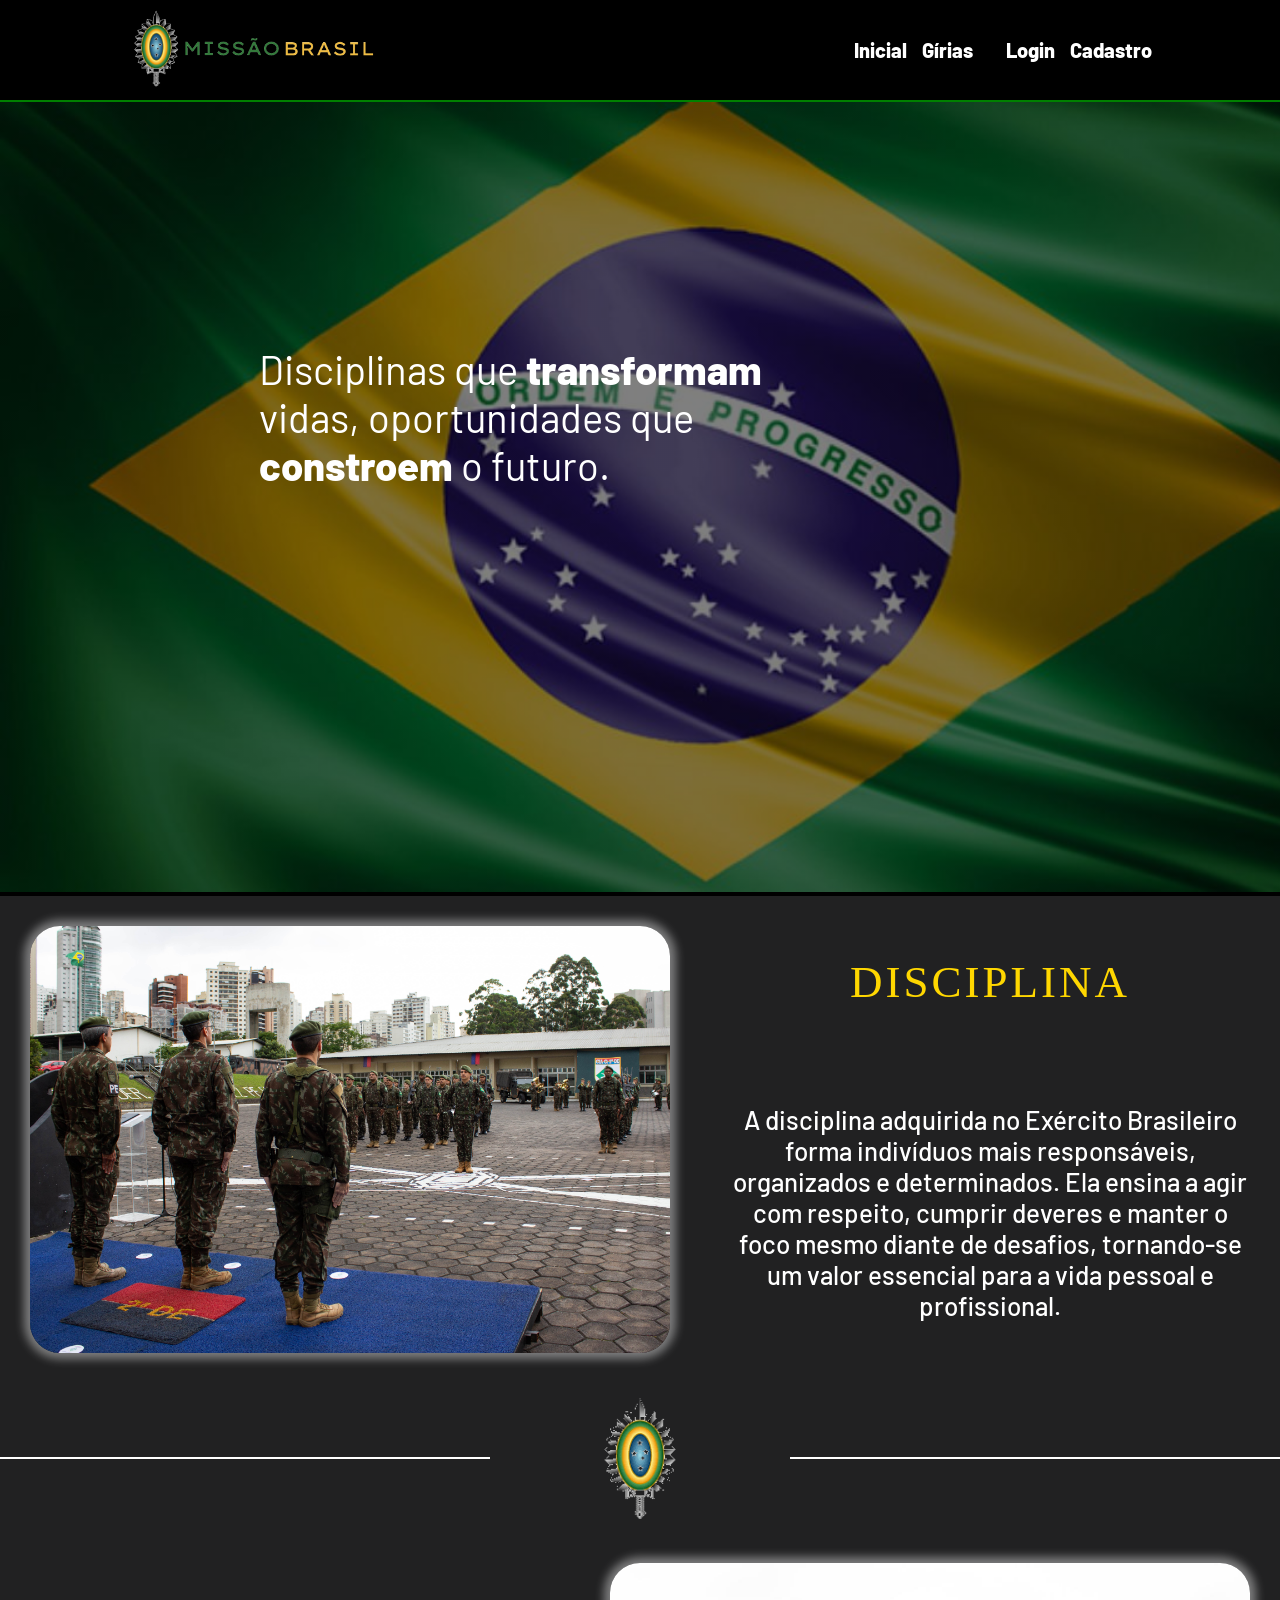
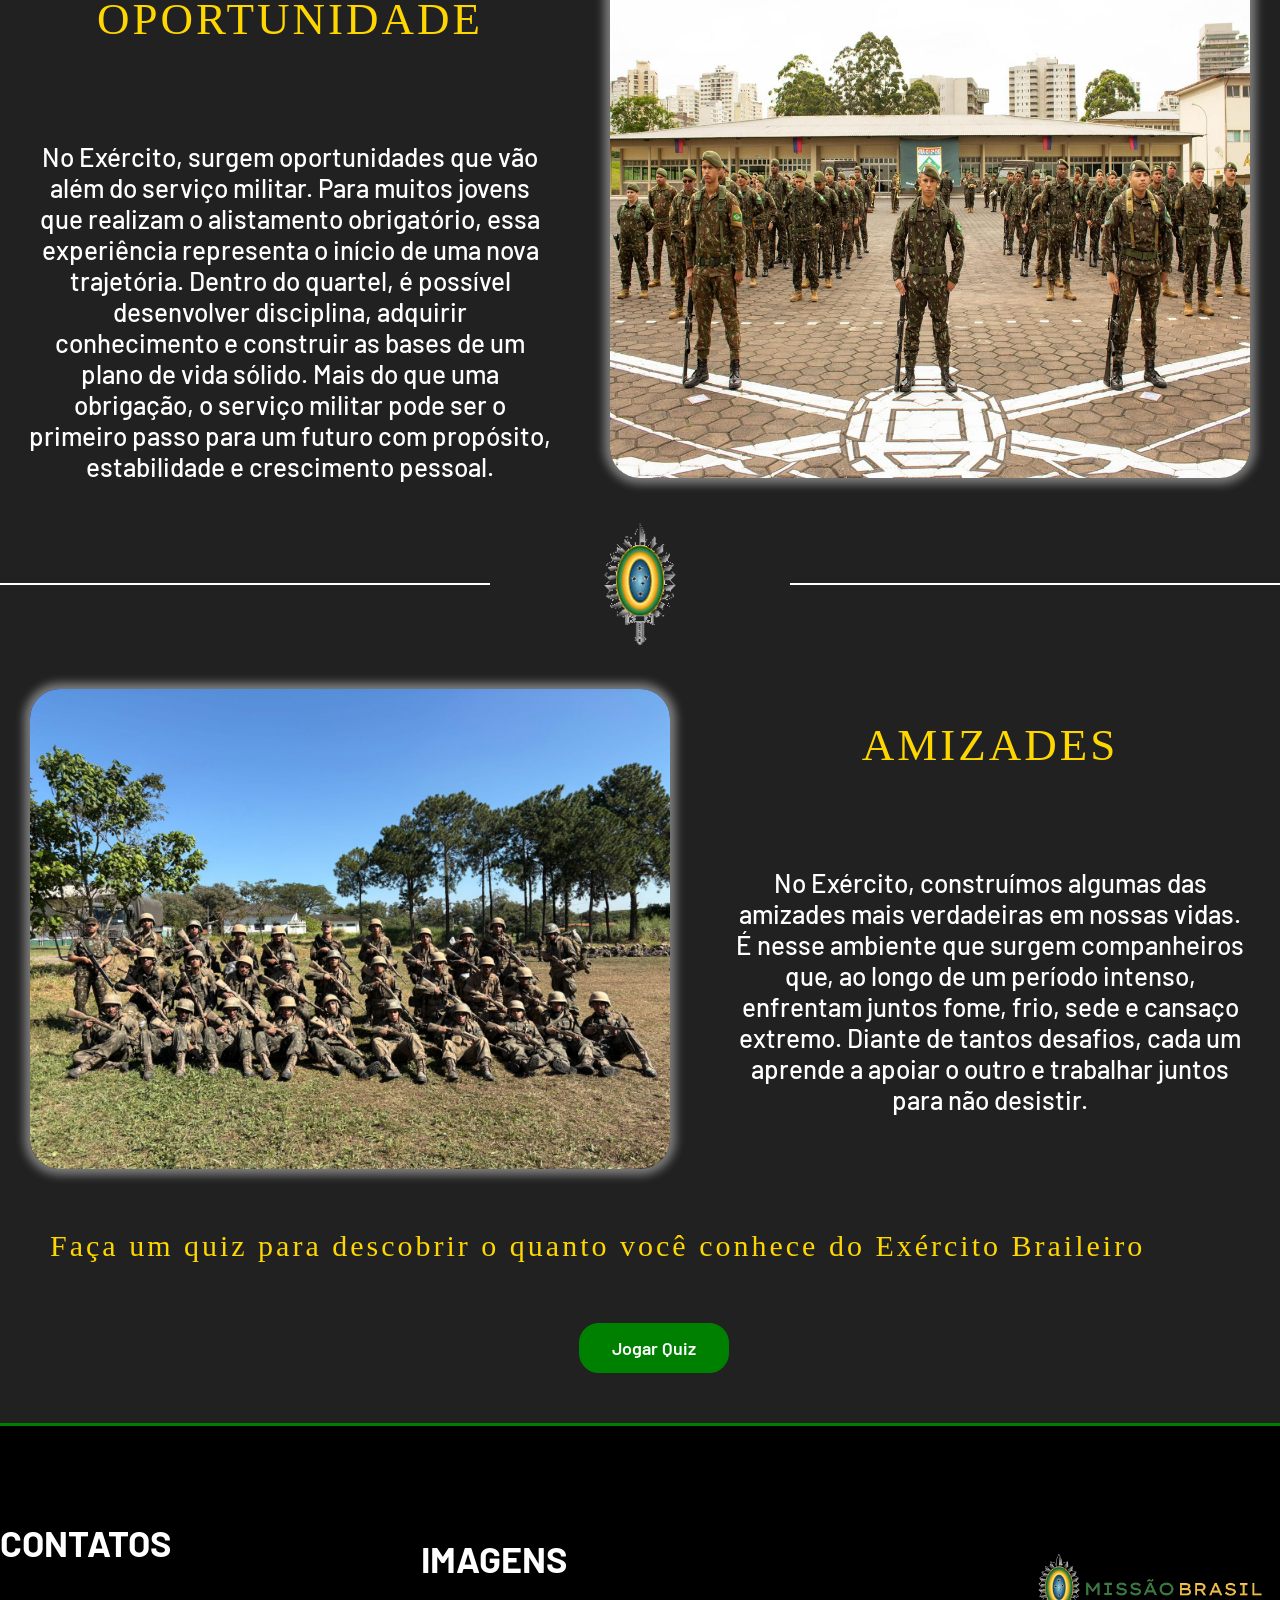
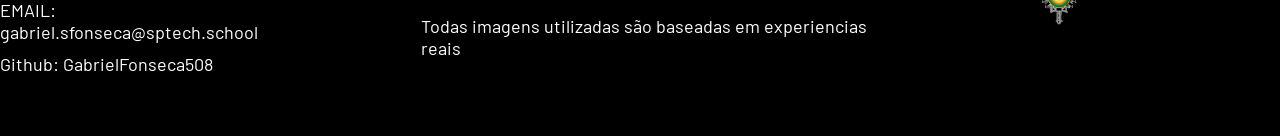
<file: public/index.html>
<!doctype html>
<html lang="en">
  <head>
    <meta charset="UTF-8" />
    <meta http-equiv="X-UA-Compatible" content="IE=edge" />
    <meta name="viewport" content="width=device-width, initial-scale=1.0" />

    <title>Missão Brasil | Página Inicial</title>

    <script src="./js/sessao.js"></script>

    <link rel="stylesheet" href="./css/estilo.css" />
    <link rel="icon" href="./assets/Images/LogoExercito.png" />
    <link rel="preconnect" href="https://fonts.gstatic.com" />
  </head>

  <body>
    <div class="header">
      <div class="container">
        <a href="index.html" class="image">
          <img src="assets/Images/Logo_MissaoBrasil.png" />
        </a>
        <ul class="navbar">
          <li class="agora">
            <a href="#">Inicial</a>
          </li>
          <li>
            <a href="girias.html">Gírias</a>
          </li>
          <li>|</li>
          <li>
            <a href="login.html">Login</a>
          </li>
          <li>
            <a href="cadastro.html">Cadastro</a>
          </li>
        </ul>
      </div>
    </div>

    <div class="banner">
      <div class="container">
        <p>
          Disciplinas que <span>transformam</span> vidas, oportunidades que
          <span>constroem </span>o futuro.
        </p>
      </div>
    </div>

    <div class="box">
      <img src="./assets/Images/disciplina.jpg" />

      <div class="home-titulo">
        <h1>DISCIPLINA</h1>
        <p>
          A disciplina adquirida no Exército Brasileiro forma indivíduos mais
          responsáveis, organizados e determinados. Ela ensina a agir com
          respeito, cumprir deveres e manter o foco mesmo diante de desafios,
          tornando-se um valor essencial para a vida pessoal e profissional.
        </p>
      </div>
    </div>

    <div class="divisao">
      <div class="linha"></div>
      <img src="./assets/Images/LogoExercito.png" />
      <div class="linha"></div>
    </div>

    <div class="box">
      <div class="home-titulo">
        <h1>OPORTUNIDADE</h1>
        <p>
          No Exército, surgem oportunidades que vão além do serviço militar.
          Para muitos jovens que realizam o alistamento obrigatório, essa
          experiência representa o início de uma nova trajetória. Dentro do
          quartel, é possível desenvolver disciplina, adquirir conhecimento e
          construir as bases de um plano de vida sólido. Mais do que uma
          obrigação, o serviço militar pode ser o primeiro passo para um futuro
          com propósito, estabilidade e crescimento pessoal.
        </p>
      </div>
      <img src="./assets/Images/Oportunidade.jpeg" />
    </div>

    <div class="divisao">
      <div class="linha"></div>
      <img src="./assets/Images/LogoExercito.png" />
      <div class="linha"></div>
    </div>

    <div class="box">
      <img src="./assets/Images/Amizades.png" />

      <div class="home-titulo">
        <h1>AMIZADES</h1>
        <p>
          No Exército, construímos algumas das amizades mais verdadeiras em
          nossas vidas. É nesse ambiente que surgem companheiros que, ao longo
          de um período intenso, enfrentam juntos fome, frio, sede e cansaço
          extremo. Diante de tantos desafios, cada um aprende a apoiar o outro e
          trabalhar juntos para não desistir.
        </p>
      </div>
    </div>

     <div class="botao-home-jogar">
       <main>Faça um quiz para descobrir o quanto você conhece do Exército Braileiro</main> 
     <div class="botao-jogar" >
        <button class="botao" onclick="redirecionar()">Jogar Quiz</button>
        </div>
      </div>
    </div>

    <footer>
      <div class="footer_box">
        <div class="footer_content">
          <div class="midias">
            <h1>CONTATOS</h1>
            <span>EMAIL: gabriel.sfonseca@sptech.school</span>

            <span>Github: GabrielFonseca508</span>
          </div>
          <div class="servicosF">
            <h1>IMAGENS</h1>
            <span
              >Todas imagens utilizadas são baseadas em experiencias reais</span
            >
          </div>
          <div class="recebaNovidades">
            <img src="assets/Images/Logo_MissaoBrasil.png" alt="" />
          </div>
        </div>
      </div>
    </footer>
  </body>
</html>
<script>
  function redirecionar(){
    window.location.href  = 'login.html'
  }
</script>
</file>
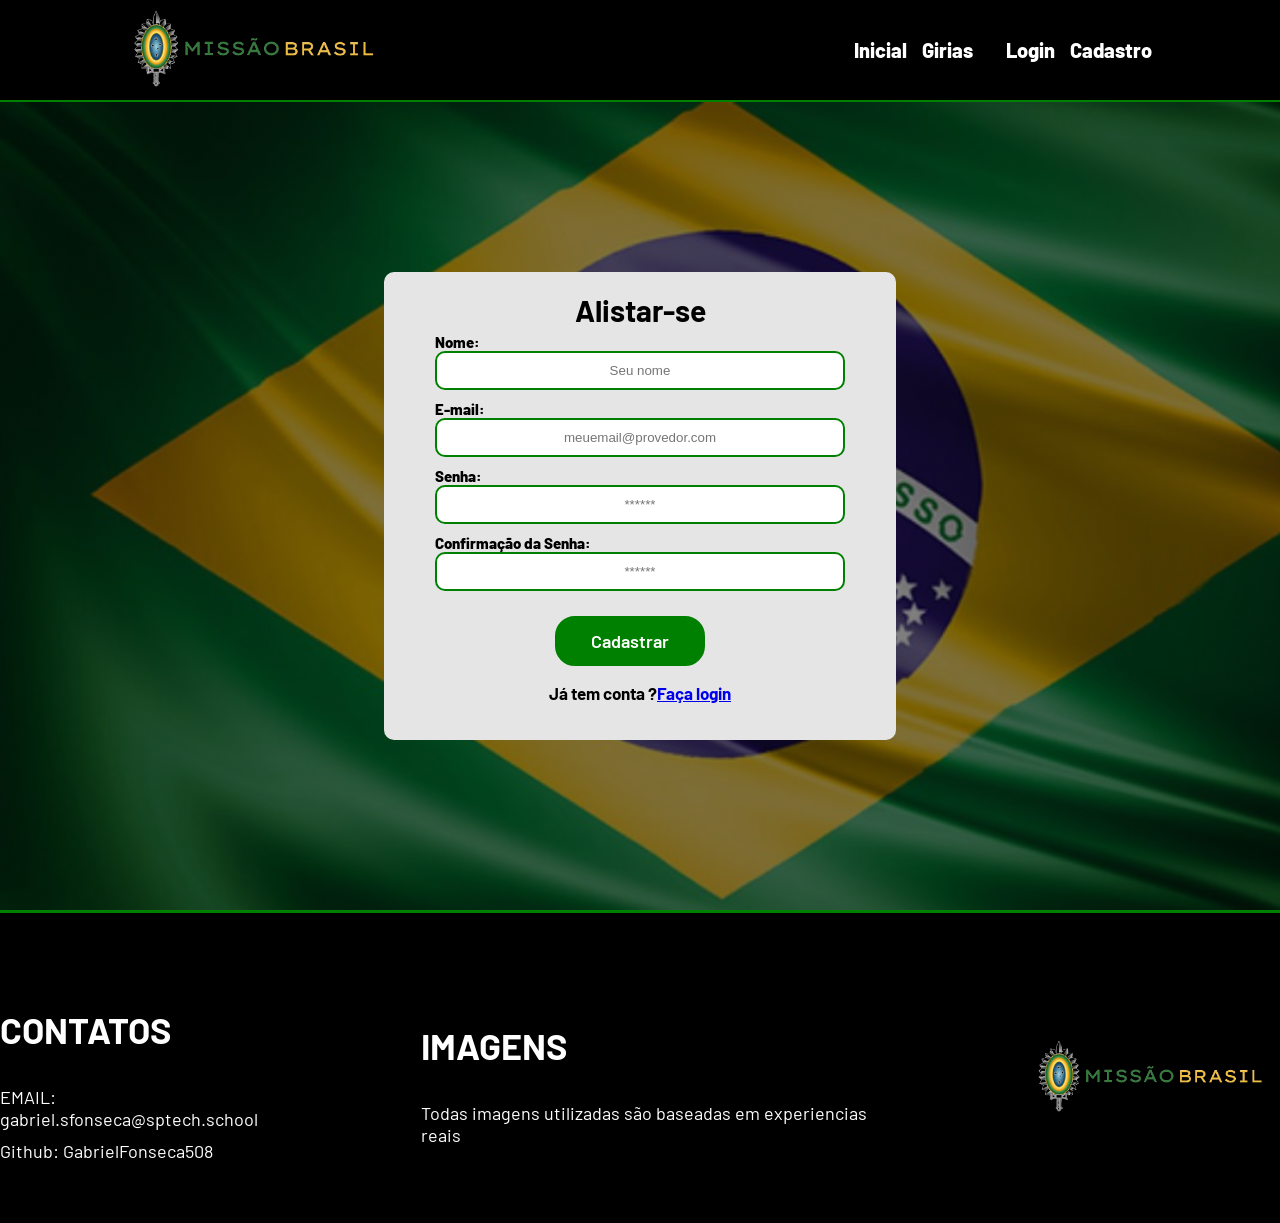
<file: public/cadastro.html>
<!doctype html>
<html lang="pt-br">
  <head>
    <meta charset="UTF-8" />
    <meta http-equiv="X-UA-Compatible" content="IE=edge" />
    <meta name="viewport" content="width=device-width, initial-scale=1.0" />

    <title>Missão Brasil | Página Inicial</title>

    <script src="./js/sessao.js"></script>

    <link rel="stylesheet" href="./css/estilo.css" />
    <link rel="icon" href="./assets/Images/Logo_MissaoBrasil.png" />
    <link rel="preconnect" href="https://fonts.gstatic.com" />
  </head>

  <body>
    <!--header inicio-->
    <div class="header">
      <div class="container">
        <span class="image">
          <img src="assets/Images/Logo_MissaoBrasil.png" />
        </span>
        <ul class="navbar">
          <li>
            <a href="index.html">Inicial</a>
          </li>
          <li>
            <a href="girias.html">Girias</a>
          </li>
          <li>|</li>
          <li>
            <a href="login.html">Login</a>
          </li>
          <li class="agora">
            <a href="#">Cadastro</a>
          </li>
        </ul>
      </div>
    </div>
    <!--header fim-->

    <div class="login">
      <div class="alerta_erro">
        <div class="card_erro" id="cardErro">
          <span id="mensagem_erro"></span>
        </div>
      </div>
      <div class="container">
        <div class="card card-cadastro">
          <h2>Alistar-se</h2>
          <div class="formulario">
            <!--
                         Para inserir mais um campo, copie uma das inputs abaixo.
                         Assim que inserir vá para o script abaixo.
                     -->

            <div class="campo">
              <span>Nome:</span>
              <input id="nome_input" type="text" placeholder="Seu nome" />
            </div>
            <div class="campo">
              <span>E-mail:</span>
              <input
                id="email_input"
                type="text"
                placeholder="meuemail@provedor.com"
              />
            </div>
            <div class="campo">
              <span>Senha:</span>
              <input id="senha_input" type="password" placeholder="******" />
            </div>
            <div class="campo">
              <span>Confirmação da Senha:</span>
              <input
                id="confirmacao_senha_input"
                type="password"
                placeholder="******"
              />
            </div>
            <button class="botao" onclick="cadastrar()">Cadastrar</button>
            <p class="cad-log">Já tem conta ? <a href="login.html">Faça login</a></p>
          </div>
          <div id="div_aguardar" class="loading-div">
            <img src="./assets/circle-loading.gif" id="loading-gif" />
          </div>

          <div id="div_erros_login"></div>
        </div>
      </div>
    </div>

    <!--footer inicio-->
    <footer>
      <div class="footer_box">
        <div class="footer_content">
          <div class="midias">
            <h1>CONTATOS</h1>
            <span>EMAIL: gabriel.sfonseca@sptech.school</span>

            <span>Github: GabrielFonseca508</span>
          </div>
          <div class="servicosF">
            <h1>IMAGENS</h1>
            <span
              >Todas imagens utilizadas são baseadas em experiencias reais</span
            >
          </div>
          <div class="recebaNovidades">
            <img src="assets/Images/Logo_MissaoBrasil.png" alt="" />
          </div>
        </div>
      </div>
    </footer>
    <!--footer fim-->
  </body>
</html>

<script>
  // Array para armazenar empresas cadastradas para validação de código de ativação

  function cadastrar() {
    // aguardar();

    //Recupere o valor da nova input pelo nome do id
    // Agora vá para o método fetch logo abaixo
    var nomeVar = nome_input.value;
    var emailVar = email_input.value;
    var senhaVar = senha_input.value;
    var confirmacaoSenhaVar = confirmacao_senha_input.value;

    // Verificando se há algum campo em branco

    let verificacao = [
      "0",
      "1",
      "2",
      "3",
      "4",
      "5",
      "6",
      "7",
      "8",
      "9",
      "!",
      "@",
      "#",
      "$",
      "%",
      "^",
      "&",
      "*",
      "_",
      "+",
      "-",
      "=",
      "|",
      ":",
      ";",
      ",",
      ".",
      "?",
    ];
    let temverificacao = false;

    // campo vazio
    if (
      nomeVar == "" ||
      emailVar == "" ||
      senhaVar == "" ||
      confirmacaoSenhaVar == ""
    ) {
      cardErro.style.display = "block";
      mensagem_erro.innerHTML =
        "(Mensagem de erro: Preencha todos os campos em branco)";

      finalizarAguardar();
      return false;
    } else if (senhaVar != confirmacaoSenhaVar) {
      cardErro.style.display = "block";
      mensagem_erro.innerHTML = "(Mensagem de erro: As senhas não coincidem)";
      setTimeout(sumirMensagem, 5000);
      return false;
    }else if(!(emailVar.includes('@'))){
       cardErro.style.display = "block";
      mensagem_erro.innerHTML = "(Mensagem de erro: O email deve conter @)";
      return false
    }
    
    
    else if(senhaVar.length < 8){
       cardErro.style.display = "block";
      mensagem_erro.innerHTML = "(Mensagem de erro: A senha deve conter ao minimo 8 caracteres)";
setTimeout(sumirMensagem, 5000);
      return false;
    }

    // contem caractere
    for (let i = 0; i < verificacao.length; i++) {
      if (senhaVar.includes(verificacao[i])) {
        temverificacao = true;
        break;
      }
    }

    if (temverificacao == true) {
      setInterval(sumirMensagem, 5000);
    } else {
      cardErro.style.display = "block";
      mensagem_erro.innerHTML =
        "(Mensagem de erro : Precisa inserir algum caracterer na senha)";
      finalizarAguardar();
      return false;
    }

    // Verificando se o código de ativação é de alguma empresa cadastrada

    // Enviando o valor da nova input
    fetch("/usuarios/cadastrar", {
      method: "POST",
      headers: {
        "Content-Type": "application/json",
      },
      body: JSON.stringify({
        // crie um atributo que recebe o valor recuperado aqui
        // Agora vá para o arquivo routes/usuario.js
        nomeServer: nomeVar,
        emailServer: emailVar,
        senhaServer: senhaVar,
      }),
    })
      .then(function (resposta) {
        console.log("resposta: ", resposta);

        if (resposta.ok) {
          cardErro.style.display = "block";

          mensagem_erro.innerHTML =
            "Cadastro realizado com sucesso! Redirecionando para tela de Login...";

          setTimeout(() => {
            window.location = "login.html";
          }, "2000");

          limparFormulario();
          finalizarAguardar();
        } else {
          throw "Houve um erro ao tentar realizar o cadastro!";
        }
      })
      .catch(function (resposta) {
        console.log(`#ERRO: ${resposta}`);
        finalizarAguardar();
      });

    return false;
  }

  // Listando empresas cadastradas

  function sumirMensagem() {
    cardErro.style.display = "none";
  }
</script>
</file>
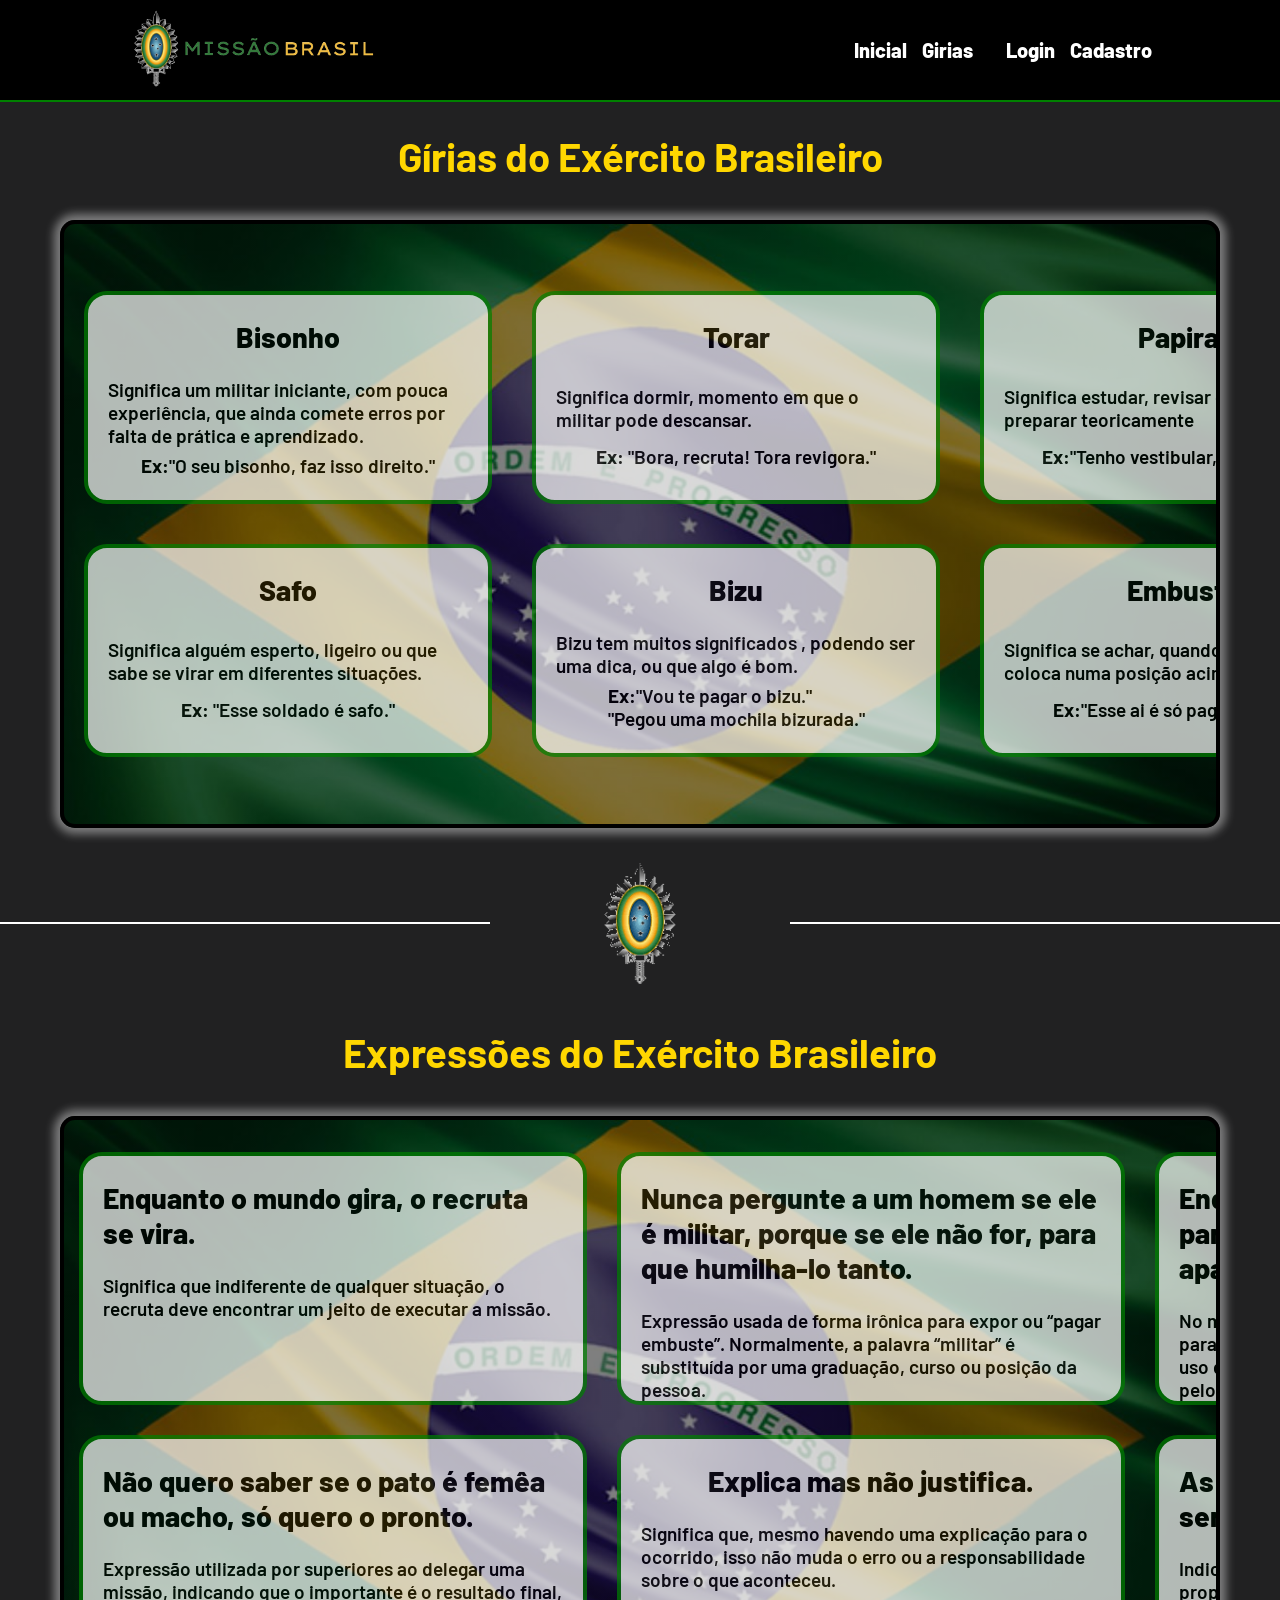
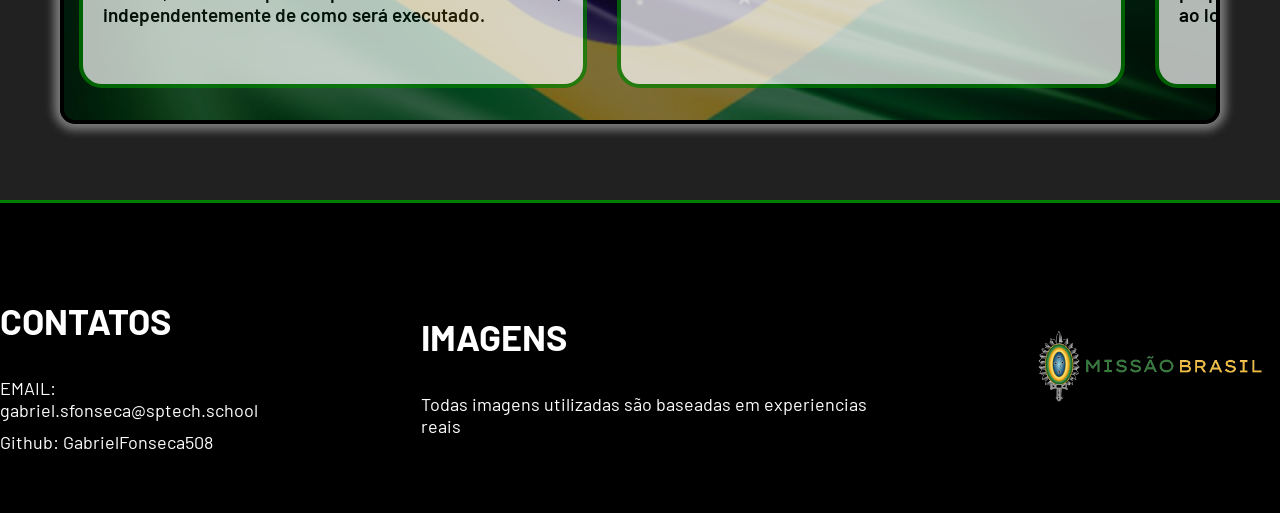
<file: public/girias.html>
<!doctype html>
<html lang="pt-br">
  <head>
    <meta charset="UTF-8" />
    <meta http-equiv="X-UA-Compatible" content="IE=edge" />
    <meta name="viewport" content="width=device-width, initial-scale=1.0" />

    <title>Missão Brasil | Página Inicial</title>

    <script src="./js/sessao.js"></script>

    <link rel="stylesheet" href="./css/estilo.css" />
    <link rel="icon" href="./assets/Images/LogoExercito.png" />
    <link rel="preconnect" href="https://fonts.gstatic.com" />
  </head>

  <body>
    <!--header inicio-->
    <div class="header">
      <div class="container">
        <span class="image">
          <img src="assets/Images/Logo_MissaoBrasil.png" />
        </span>
        <ul class="navbar">
          <li>
            <a href="./index.html">Inicial</a>
          </li>
          <li>
            <a class="agora" href="./girias.html">Girias</a>
          </li>
          <li>|</li>
          <li>
            <a href="./login.html">Login</a>
          </li>
          <li>
            <a href="./login.html">Cadastro</a>
          </li>
        </ul>
      </div>
    </div>

    <!-- simulador inicio -->
    <div class="titulo">
      <h1>Gírias do Exército Brasileiro</h1>
    </div>

    <div class="girias-boxes">
      <div class="container">
        <div class="texto-giria">
          <h2>Bisonho</h2>
          <p>
            Significa um militar iniciante, com pouca experiência, que ainda
            comete erros por falta de prática e aprendizado.
          </p>
          <span><b>Ex:</b>"O seu bisonho, faz isso direito."</span>
        </div>
      </div>

      <div class="container">
        <div class="texto-giria">
          <h2>Safo</h2>
          <p>
            Significa alguém esperto, ligeiro ou que sabe se virar em diferentes
            situações.
          </p>
          <span><b>Ex:</b> "Esse soldado é safo."</span>
        </div>
      </div>

      <div class="container">
        <div class="texto-giria">
          <h2>Torar</h2>
          <p>Significa dormir, momento em que o militar pode descansar.</p>
          <span><b>Ex:</b> "Bora, recruta! Tora revigora."</span>
        </div>
      </div>

      <div class="container">
        <div class="texto-giria">
          <h2>Bizu</h2>
          <p>
            Bizu tem muitos significados , podendo ser uma dica, ou que algo é
            bom.
          </p>
          <span
            ><b>Ex:</b>"Vou te pagar o bizu." <br />"Pegou uma mochila
            bizurada."</span
          >
        </div>
      </div>

      <div class="container">
        <div class="texto-giria">
          <h2>Papirar</h2>
          <p>Significa estudar, revisar conteúdo ou se preparar teoricamente</p>
          <span><b>Ex:</b>"Tenho vestibular, vou papirar."</span>
        </div>
      </div>

      <div class="container">
        <div class="texto-giria">
          <h2>Embuste</h2>
          <p>
            Significa se achar, quando o militar se coloca numa posição acima
          </p>
          <span><b>Ex:</b>"Esse ai é só paga embuste."</span>
        </div>
      </div>

      <div class="container">
        <div class="texto-giria">
          <h2>Baseado</h2>
          <p>
            Significa quando a pessoa não cumpre as regras, é desaforado e não
            segue o padrão militar.
          </p>
          <span><b>Ex:</b>"Esse ai é baseado ,cagou pro sargento."</span>
        </div>
      </div>

      <div class="container">
        <div class="texto-giria">
          <h2>Colado</h2>
          <p>
            Significa quando a pessoa quer se destacar seguindo as regras a
            risca, mas acaba não tendo o desempenho ideal.
          </p>
          <span><b>Ex:</b>"Esse cara é muito colado."</span>
        </div>
      </div>

      <div class="container">
        <div class="texto-giria">
          <h2>Mocorongo</h2>
          <p>
            Uma variação de bisonho, porém tem o intuito de dizer que a pessoa
            comete muitos erros.
          </p>
          <span><b>Ex:</b>"Acerta o passo ,mocorongo."</span>
        </div>
      </div>

      <div class="container">
        <div class="texto-giria">
          <h2>Cartear</h2>
          <p>
            Quando você inventa ou passa informações falsas como se fossem
            verdade.
          </p>
          <span><b>Ex:</b>"Para de cartear, acabei de te ver sentado."</span>
        </div>
      </div>
    </div>

    <div class="divisao">
      <div class="linha"></div>
      <img src="./assets/Images/LogoExercito.png" />
      <div class="linha"></div>
    </div>

    <div class="titulo">
      <h1>Expressões do Exército Brasileiro</h1>
    </div>

    <div class="expressao-boxes">
      <div class="container-expressao">
        <div class="texto-expressao">
          <h2>Enquanto o mundo gira, o recruta se vira.</h2>
          <p>
            Significa que indiferente de qualquer situação, o recruta deve
            encontrar um jeito de executar a missão.
          </p>
        </div>
      </div>

      <div class="container-expressao">
        <div class="texto-expressao">
          <h2>
            Não quero saber se o pato é femêa ou macho, só quero o pronto.
          </h2>
          <p>
            Expressão utilizada por superiores ao delegar uma missão, indicando
            que o importante é o resultado final, independentemente de como será
            executado.
          </p>
        </div>
      </div>

      <div class="container-expressao">
        <div class="texto-expressao">
          <h2>
            Nunca pergunte a um homem se ele é militar, porque se ele não for,
            para que humilha-lo tanto.
          </h2>
          <p>
            Expressão usada de forma irônica para expor ou “pagar embuste”.
            Normalmente, a palavra “militar” é substituída por uma graduação,
            curso ou posição da pessoa.
          </p>
        </div>
      </div>

      <div class="container-expressao">
        <div class="texto-expressao">
          <h2>Explica mas não justifica.</h2>
          <p>
            Significa que, mesmo havendo uma explicação para o ocorrido, isso
            não muda o erro ou a responsabilidade sobre o que aconteceu.
          </p>
        </div>
      </div>

      <div class="container-expressao">
        <div class="texto-expressao">
          <h2>
            Enquanto o coração do paraquedista bate, o do pé preto apanha.
          </h2>
          <p>
            No meio militar, existe uma brincadeira saudável entre paraquedistas
            e os demais militares, relacionada ao uso do boot marrom pelos PQDs,
            diferente do utilizado pelos outros.
          </p>
        </div>
      </div>

      <div class="container-expressao">
        <div class="texto-expressao">
          <h2>As lições aprendidas na dor, jamais serão esquecidas.</h2>
          <p>
            Indica que momentos difíceis deixam marcas e proporcionam
            aprendizados que tendem a permanecer ao longo da vida.
          </p>
        </div>
      </div>
    </div>
    <br /><br /><br /><br />

    <!-- simulador fim -->

    <!--footer inicio-->
    <footer>
      <div class="footer_box">
        <div class="footer_content">
          <div class="midias">
            <h1>CONTATOS</h1>
            <span>EMAIL: gabriel.sfonseca@sptech.school</span>

            <span>Github: GabrielFonseca508</span>
          </div>
          <div class="servicosF">
            <h1>IMAGENS</h1>
            <span
              >Todas imagens utilizadas são baseadas em experiencias reais</span
            >
          </div>
          <div class="recebaNovidades">
            <img src="assets/Images/Logo_MissaoBrasil.png" alt="" />
          </div>
        </div>
      </div>
    </footer>
    <!--footer fim-->
  </body>
</html>
</file>
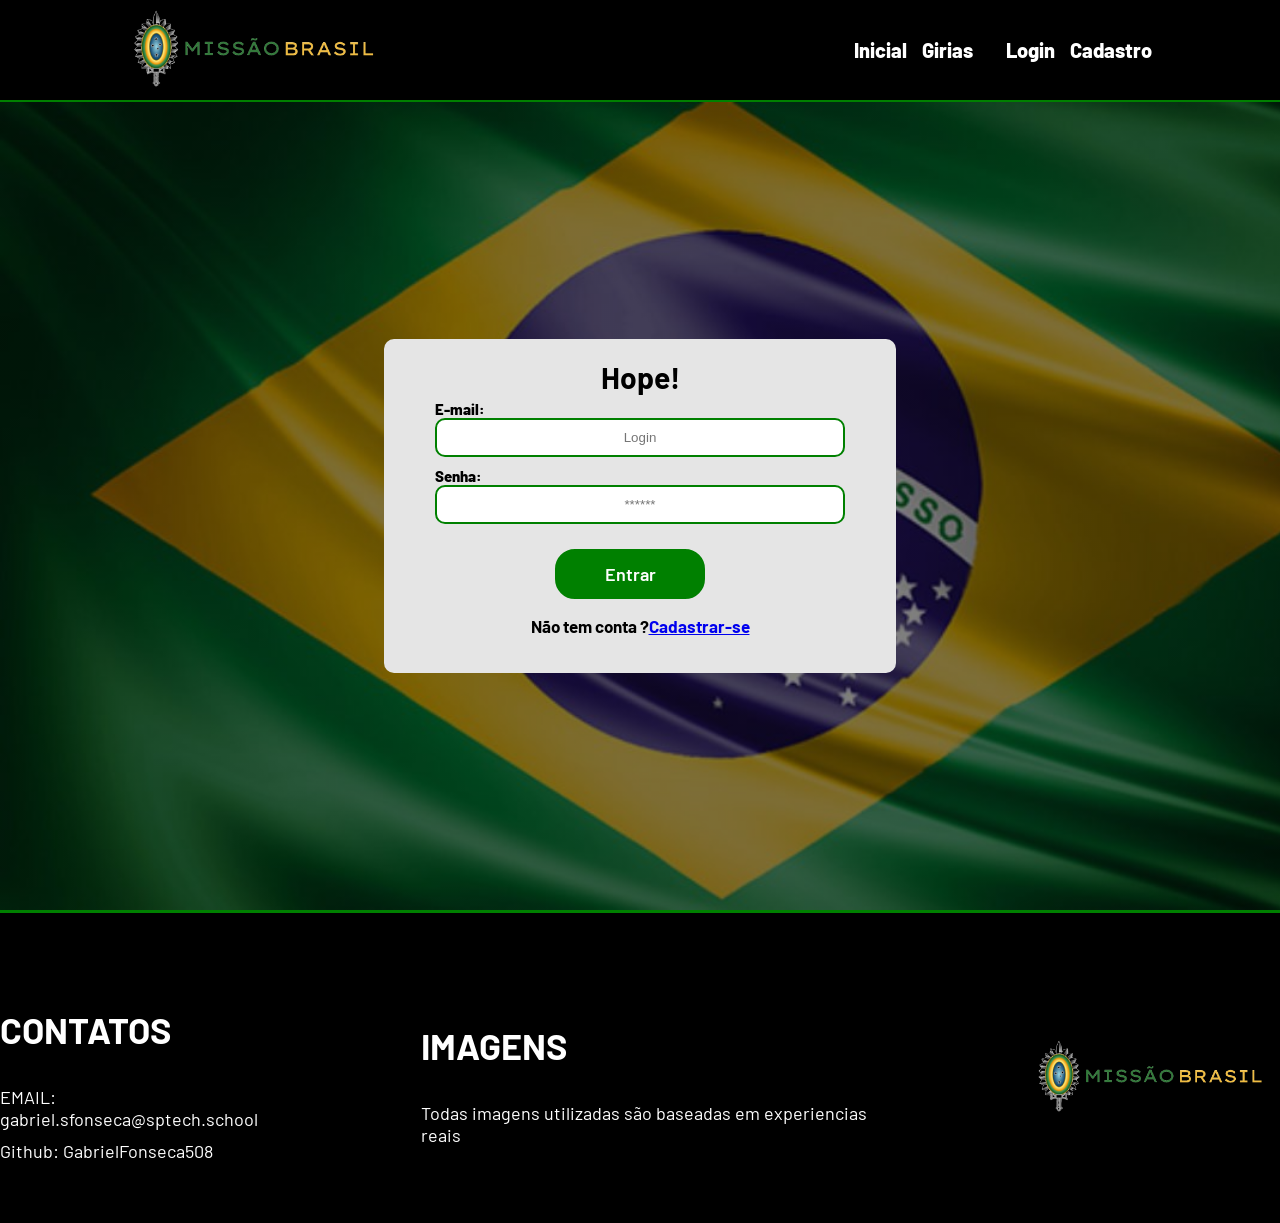
<file: public/login.html>
<!doctype html>
<html lang="pt-br">
  <head>
    <meta charset="UTF-8" />
    <meta http-equiv="X-UA-Compatible" content="IE=edge" />
    <meta name="viewport" content="width=device-width, initial-scale=1.0" />

    <title>Missão Brasil | Página Inicial</title>

    <script src="./js/sessao.js"></script>

    <link rel="stylesheet" href="./css/estilo.css" />
    <link rel="icon" href="./assets/Images/LogoExercito.png" />
    <link rel="preconnect" href="https://fonts.gstatic.com" />
  </head>

  <body>
    <!--Header-->

    <div class="header">
      <div class="container">
        <span class="image">
          <img src="assets/Images/Logo_MissaoBrasil.png" />
        </span>
        <ul class="navbar">
          <li>
            <a href="index.html">Inicial</a>
          </li>
          <li>
            <a href="girias.html">Girias</a>
          </li>
          <li>|</li>
          <li class="agora">
            <a href="#">Login</a>
          </li>
          <li>
            <a href="cadastro.html">Cadastro</a>
          </li>
        </ul>
      </div>
    </div>

    <div class="login">
      <div class="alerta_erro">
        <div class="card_erro" id="cardErro">
          <span id="mensagem_erro"></span>
        </div>
      </div>
      <div class="container">
        <div class="card card-login">
          <h2>Hope!</h2>
          <div class="formulario">
            <div class="campo">
              <span>E-mail:</span>
              <input id="email_input" type="text" placeholder="Login" />
            </div>
            <div class="campo">
              <span>Senha:</span>
              <input id="senha_input" type="password" placeholder="******" />
            </div>
            <button class="botao" onclick="entrar()">Entrar</button>
            <p class="cad-log">Não tem conta ? <a href="cadastro.html">Cadastrar-se</a></p>
          </div>

          <div id="div_aguardar" class="loading-div">
            <img src="./assets/circle-loading.gif" id="loading-gif" />
          </div>

          <div id="div_erros_login"></div>
        </div>
      </div>
    </div>

    <!--footer inicio-->
    <footer>
      <div class="footer_box">
        <div class="footer_content">
          <div class="midias">
            <h1>CONTATOS</h1>
            <span>EMAIL: gabriel.sfonseca@sptech.school</span>

            <span>Github: GabrielFonseca508</span>
          </div>
          <div class="servicosF">
            <h1>IMAGENS</h1>
            <span
              >Todas imagens utilizadas são baseadas em experiencias reais</span
            >
          </div>
          <div class="recebaNovidades">
            <img src="assets/Images/Logo_MissaoBrasil.png" alt="" />
          </div>
        </div>
      </div>
    </footer>
    <!--footer fim-->
  </body>
</html>

<script>
  function entrar() {
    aguardar();

    var emailVar = email_input.value;
    var senhaVar = senha_input.value;

    if (emailVar == "" || senhaVar == "") {
      cardErro.style.display = "block";
      mensagem_erro.innerHTML =
        "(Mensagem de erro para todos os campos em branco)";
      finalizarAguardar();
      return false;
    } else {
      setInterval(sumirMensagem, 5000);
    }

    console.log("FORM LOGIN: ", emailVar);
    console.log("FORM SENHA: ", senhaVar);

    fetch("/usuarios/autenticar", {
      method: "POST",
      headers: {
        "Content-Type": "application/json",
      },
      body: JSON.stringify({
        emailServer: emailVar,
        senhaServer: senhaVar,
      }),
    })
      .then(function (resposta) {
        console.log("ESTOU NO THEN DO entrar()!");

        if (resposta.ok) {
          console.log(resposta);

          resposta.json().then((json) => {
            console.log(json);
            console.log(JSON.stringify(json));
            sessionStorage.EMAIL_USUARIO = json.email;
            sessionStorage.NOME_USUARIO = json.nome;
            sessionStorage.ID_USUARIO = json.id;

            setTimeout(function () {
              window.location = "./dashboard/qms.html";
            }, 1000); // apenas para exibir o loading
          });
        } else {
          console.log("Houve um erro ao tentar realizar o login!");

          resposta.text().then((texto) => {
            console.error(texto);
            finalizarAguardar(texto);
          });
        }
      })
      .catch(function (erro) {
        console.log(erro);
      });

    return false;
  }

  function sumirMensagem() {
    cardErro.style.display = "none";
  }
</script>
</file>
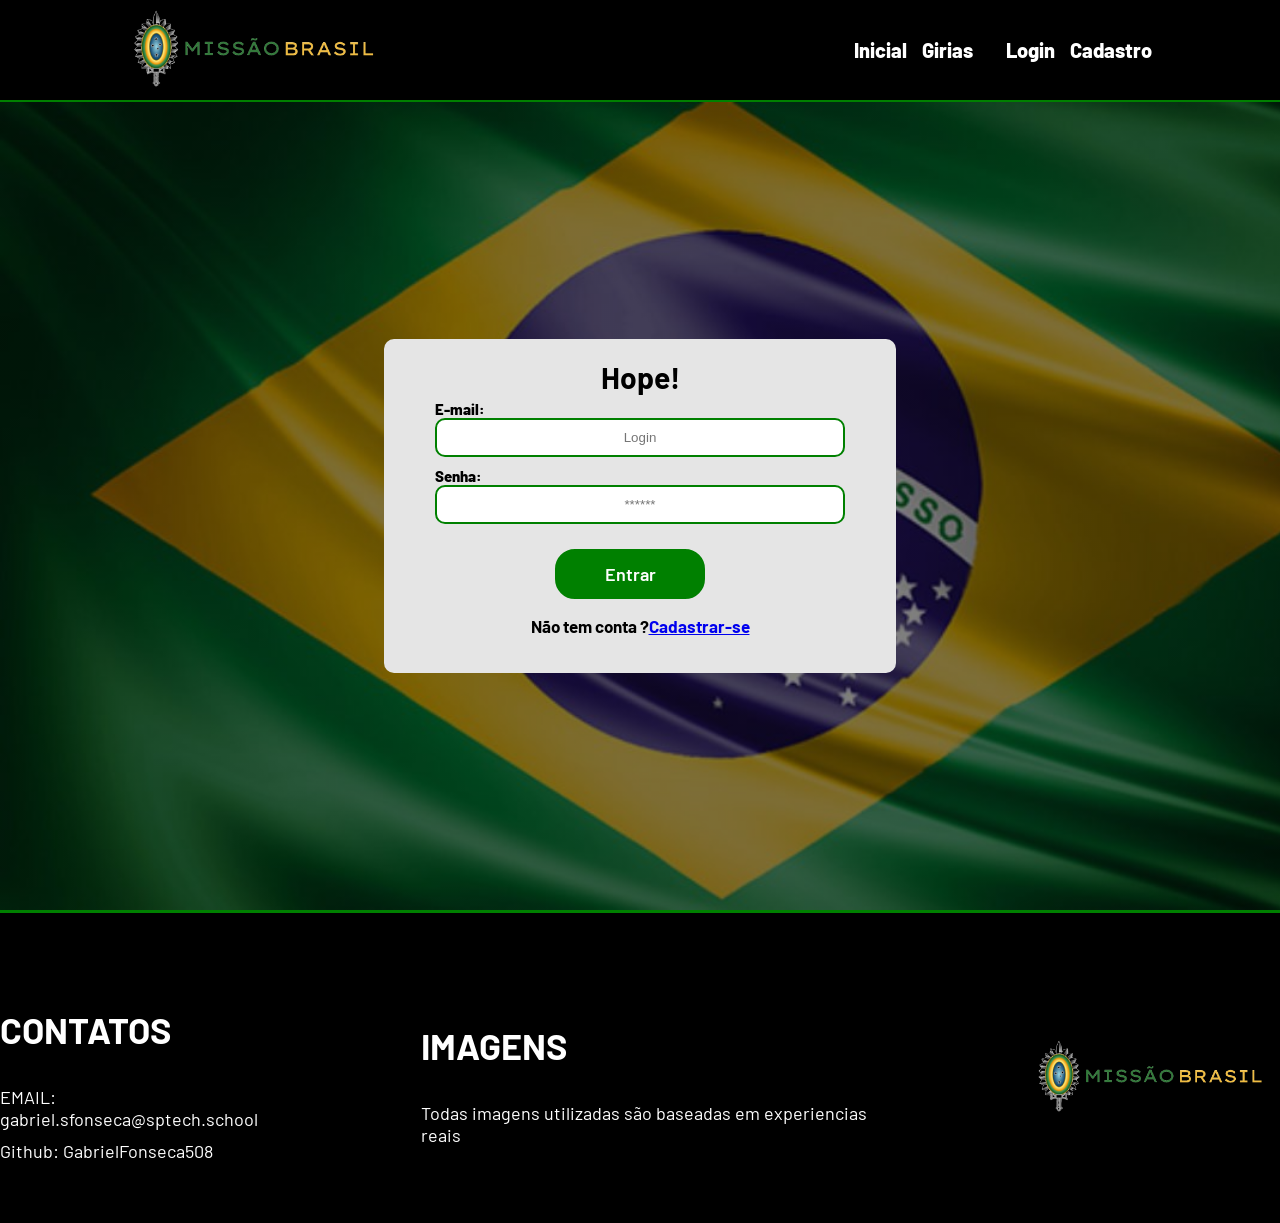
<file: public/dashboard/qms.html>
<!DOCTYPE html>
<html lang="pt-br">

<head>
    <link rel="shortcut icon" href="../assets/icon/favicon2.ico" type="image/x-icon">
    <meta charset="UTF-8">
    <meta http-equiv="X-UA-Compatible" content="IE=edge">
    <meta name="viewport" content="width=device-width, initial-scale=1.0">
    <title>Missão Brasil</title>


    <link rel="stylesheet" href="./../css/estilo.css" />

    <script src="../js/sessao.js"></script>
   
    <link rel="preconnect" href="https://fonts.gstatic.com">
    <link
        href="https://fonts.googleapis.com/css2?family=Exo+2:ital,wght@0,100;0,200;0,300;0,400;0,500;0,600;0,700;0,800;0,900;1,100;1,200;1,300;1,400;1,500;1,600;1,700;1,800;1,900&display=swap"
        rel="stylesheet">
</head>

<body onload="validarSessao()">

    <div class="janela">

        <div class="header">
      <div class="container">
     <div class="logo-area">
        <span class="image">
    <img src="../assets/Images/Logo_MissaoBrasil.png">
  </span>
  <div id="inicio" class="hello">
      <h3>Olá, <span id="b_usuario">usuário</span> !   <span id="b_qm"></span></h3>
   </div>

  </div>
        <ul class="navbar">

            
            <li>
                <a href="quiz.html">Quiz</a>
            </li>
            
            <li>|</li>
            <li>
         <a href="dashboard.html">Dashboard</a>
       </li>

      <li>|</li>

      <li>
        <a href="#" onclick="limparSessao()">Sair</a>
      </li>
          
        </ul>
      </div>
    </div>


 <div  class="qms-titulo">
<H1>CONHEÇA SOBRE AS QMS(Quadros Militares) DO EXÉRCITO</H1>
</div>


<div class="qms-informativos" >
<h2>O que são QMS ?</h2>
<p>QMS ou quadros militares são as diferentes áreas de carreira dentro do Exército Brasileiro. Eles servem para organizar 
    os militares de acordo com sua formação, especialização e função.
Cada quadro define o tipo de trabalho que o militar irá exercer ao longo da sua carreira,
 podendo atuar no combate, no apoio técnico ou em funções administrativas.
Essas divisões ajudam a estruturar o Exército, garantindo que cada militar trabalhe em uma área 
em que esteja preparado e treinado, contribuindo de forma eficiente para o funcionamento da instituição</p>
</div>




<div id="base" class="qms-container">
<div class="escolhaqm" >
<h2>Escolha alguma para ter mais informações</h2>
<div class="qms-botoes" >
<button onclick="infantaria()"><img  src="../assets/Images/infantaria.png" alt=""></button>
<button onclick="cavalaria()"><img src="../assets/Images/../Images/cavalaria.png" alt=""></button>
<button onclick="intendencia()"><img src="../assets/Images/intendencia.png" alt=""></button>
<button onclick="engenharia()"><img src="../assets/Images/engenharia.png" alt=""></button>
<button onclick="artilharia()"><img src="../assets/Images/artilharia.png" alt=""></button>
<button onclick="matbel()"><img src="../assets/Images/Matbel.png" alt=""></button>
<button onclick="Comunicacoes()"><img src="../assets/Images/comunicacoes.png" alt=""></button>
</div>
</div>
</div>
<!-- CARD CADA QM -->
<div id="infa" class="qms-exib" style="display: none;">
    <h1>INFANTARIA</h1>
    <span>A Infantaria é considerada a principal arma de combate do Exército Brasileiro, sendo responsável por atuar diretamente no 
        terreno e enfrentar o inimigo em diversas situações de combate. Conhecida como a “Rainha das Armas”, ela possui a missão de conquistar,
         manter e controlar posições estratégicas, operando tanto em áreas urbanas quanto em ambientes de selva, montanha e fronteira.
Os militares da Infantaria são treinados para agir com resistência, disciplina, coragem e preparo físico elevado, estando sempre prontos
 para atuar em missões de defesa da pátria, garantia da soberania nacional e apoio à população em situações de emergência.
A Infantaria também se destaca pela sua versatilidade, podendo atuar em operações terrestres, missões de paz e ações especiais,
 sendo uma das áreas mais tradicionais e respeitadas do Exército Brasileiro.
<h2>Patrono da Infantaria</h2>
O patrono da Infantaria é o Brigadeiro Antônio de Sampaio, conhecido como o “Brigadeiro Sampaio”. 
Ele é reconhecido como símbolo de bravura, liderança e espírito de combate.
 Sua dedicação e coragem marcaram a história militar brasileira, tornando-se referência para todos os integrantes da Infantaria do 
 Exército Brasileiro.</span>
</div>


<div id="cavalo" class="qms-exib" style="display: none;">
    <h1>CAVALARIA</h1>
    <span>A Cavalaria é uma das armas mais tradicionais e históricas do Exército Brasileiro, conhecida por sua velocidade,
mobilidade e poder de ação. Antigamente utilizada com tropas montadas a cavalo, atualmente a Cavalaria opera principalmente
 com veículos blindados e mecanizados, sendo responsável por missões de reconhecimento, segurança e combate ofensivo.
Os militares da Cavalaria são treinados para atuar com rapidez e eficiência em diferentes tipos de operações, realizando patrulhamentos,
 exploração de terreno e ações de choque contra forças inimigas. Sua capacidade de deslocamento rápido permite que a arma tenha papel
  fundamental em operações estratégicas e missões de grande mobilidade.
Conhecida pelo espírito de coragem, iniciativa e ousadia, a Cavalaria possui forte tradição dentro do Exército Brasileiro, sendo
 admirada pela disciplina, pela capacidade operacional e pela importância histórica em diversos conflitos e campanhas militares.
<h2>Patrono da Cavalaria</h2>
O patrono da Cavalaria é o Marechal Manuel Luís Osório, conhecido como “Marquês do Herval”. Considerado um dos maiores líderes militares
 da história do Brasil, Osório destacou-se por sua bravura, liderança e lealdade durante importantes campanhas militares. Sua trajetória
  tornou-se símbolo de honra e coragem para todos os integrantes da Cavalaria do Exército Brasileiro.</span>
</div>

<div id="suprir" class="qms-exib" style="display: none;">
    <h1>INTENDÊNCIA</h1>
    <span>A Intendência é o quadro do Exército Brasileiro responsável pelo apoio logístico e administrativo das tropas,
garantindo que os militares tenham todos os recursos necessários para cumprir suas missões com eficiência. Sua atuação é fundamental
para o funcionamento da instituição, envolvendo áreas como alimentação, transporte, suprimentos, finanças, fardamento e
administração militar.
Os militares da Intendência trabalham organizando e distribuindo materiais, equipamentos e recursos essenciais para as operações do Exército,
 tanto em tempos de paz quanto em situações de combate ou emergência. Graças ao trabalho da Intendência, as tropas conseguem manter suas 
 atividades de forma estruturada e preparada em qualquer região do país.
Conhecida pelo lema “Suprir para vencer”, a Intendência desempenha papel indispensável dentro do Exército Brasileiro, unindo planejamento, 
responsabilidade e capacidade de gestão para garantir o apoio necessário às demais armas e quadros militares.
<h2>Patrono da Intendência</h2>
O patrono da Intendência é o Marechal Carlos Machado Bittencourt, reconhecido pela sua dedicação à organização logística e administrativa 
do Exército Brasileiro. Sua atuação foi marcada pela competência, disciplina e compromisso com o fortalecimento das estruturas de apoio 
militar, tornando-se referência para todos os integrantes da Intendência.</span>
</div>

<div id="engen" class="qms-exib" style="display: none;">
    <h1>ENGENHARIA</h1>
    <span>A Engenharia é uma das armas de apoio ao combate do Exército Brasileiro, responsável por garantir a mobilidade das tropas,
dificultar o avanço inimigo e proporcionar suporte técnico em operações militares. Sua atuação envolve a construção e destruição de pontes, 
estradas, fortificações, pistas, campos de minas e diversas estruturas essenciais para o sucesso das missões.
Os militares da Engenharia são preparados para atuar tanto em situações de combate quanto em ações de apoio à sociedade, participando de 
operações de resgate, reconstrução de áreas afetadas por desastres naturais e obras de infraestrutura em diferentes regiões do país. Sua 
versatilidade faz da Engenharia uma área fundamental para o funcionamento e a eficiência das operações do Exército Brasileiro.
Conhecida pela coragem, capacidade técnica e espírito de superação, a Engenharia Militar possui grande importância estratégica, sendo 
responsável por abrir caminhos e garantir condições para o avanço das tropas em qualquer terreno ou situação.
<h2>Patrono da Engenharia</h2>
O patrono da Engenharia do Exército Brasileiro é o Tenente-Coronel João Carlos de Villagran Cabrita, conhecido como “Patrono da Arma de 
Engenharia”. Ele destacou-se por sua bravura, liderança e dedicação, tornando-se símbolo de coragem e 
compromisso para todos os integrantes da Engenharia Militar Brasileira.</span>
</div>

<div id="arti" class="qms-exib" style="display: none;">
    <H1>ARTILHARIA</H1>
    <span>A Artilharia é a arma do Exército Brasileiro responsável pelo apoio de fogo às tropas em combate, utilizando armamentos de grande 
alcance e poder destrutivo para neutralizar posições inimigas e garantir vantagem estratégica nas operações militares. Conhecida como a 
“Rainha da Batalha”, a Artilharia desempenha papel essencial no campo de combate, oferecendo proteção e suporte às demais armas do Exército.
Os militares da Artilharia são treinados para operar canhões, obuseiros, foguetes e sistemas de defesa antiaérea, atuando com precisão, 
disciplina e alto nível técnico. Seu trabalho exige planejamento, cálculos estratégicos e coordenação eficiente para atingir alvos com segurança e eficácia.
Além de sua atuação em combate, a Artilharia também participa de treinamentos operacionais, missões de defesa territorial e atividades 
estratégicas de proteção do espaço aéreo brasileiro, sendo uma das áreas mais importantes da estrutura militar.
<h2>Patrono da Artilharia</h2>
O patrono da Artilharia é o Marechal Emílio Luís Mallet, conhecido como “Barão de Itapevi”. Ele destacou-se por sua liderança, inteligência 
estratégica e bravura, tornando-se referência histórica para todos os integrantes da Artilharia do Exército Brasileiro. Sua trajetória 
representa os valores de precisão, disciplina e poder de combate da arma de Artilharia.</span>
</div>

<div id="Napion" class="qms-exib" style="display: none;">
    <h1>MATERIAL BÉLICO</h1>
    <span>O Material Bélico é o quadro do Exército Brasileiro responsável pela manutenção, recuperação, desenvolvimento e controle dos 
armamentos, viaturas, equipamentos militares e sistemas utilizados pelas tropas. Sua missão é garantir que todos os materiais de emprego 
militar estejam em perfeito funcionamento, assegurando eficiência, segurança e capacidade operacional para o Exército Brasileiro.
Os militares do Material Bélico atuam em áreas técnicas e especializadas, realizando manutenção de armas, munições, blindados, sistemas 
eletrônicos e diversos equipamentos essenciais para as operações militares. Seu trabalho exige elevado conhecimento técnico, responsabilidade 
e precisão, sendo fundamental para manter o poder de combate das tropas.
Além do suporte técnico, o Material Bélico também participa do desenvolvimento tecnológico e da modernização de equipamentos militares, 
contribuindo diretamente para a evolução operacional e estratégica do Exército Brasileiro.
<h2>Patrono do Material Bélico</h2>
O patrono do Material Bélico é o General Carlos Antônio Napion, reconhecido como um dos principais responsáveis pela organização da 
indústria militar no Brasil. Sua atuação foi marcada pela dedicação ao desenvolvimento técnico e à modernização dos armamentos e estruturas 
militares, tornando-se símbolo de competência, inovação e comprometimento para todos os integrantes do Material Bélico.</span>
</div>

<div id="com" class="qms-exib" style="display: none;">
    <h1>COMUNICAÇÕES</h1>
    <span>A arma de Comunicações é responsável por garantir a transmissão rápida, segura e eficiente das informações dentro do Exército 
        Brasileiro, sendo fundamental para o comando e a coordenação das operações militares. Seu trabalho permite que tropas, unidades e 
        comandantes mantenham contato constante durante missões, treinamentos e operações estratégicas.
Os militares de Comunicações atuam operando e mantendo sistemas de rádio, redes, satélites, informática e diversos meios tecnológicos 
utilizados para a troca de informações no campo militar. Sua missão é assegurar que as ordens e dados cheguem corretamente aos diferentes 
setores do Exército, mesmo em situações de combate ou em locais de difícil acesso.
Conhecida pela importância estratégica e pelo alto nível técnico, a arma de Comunicações desempenha papel essencial na integração das forças 
militares, contribuindo diretamente para a eficiência, organização e sucesso das operações do Exército Brasileiro.
<h2>Patrono das Comunicações</h2>
O patrono da arma de Comunicações é o Marechal Cândido Mariano da Silva Rondon, conhecido como Marechal Rondon. Reconhecido por sua dedicação 
às comunicações militares e à integração nacional, destacou-se pela implantação de linhas telegráficas em diversas regiões do Brasil, além de 
sua coragem, disciplina e espírito humanitário. Sua trajetória tornou-se exemplo de liderança e comprometimento para todos os integrantes da 
arma de Comunicações.</span>
</div>




<!-- sortear -->
<div class="qms-exib">
    <h1>Descubra qual sua QM</h1>
 <button onclick="sortearQM()">SORTEAR</button>
 <div style="font-size: 24px;" id="div_sorteada"></div>
</div >






<script>
    
    if(sessionStorage.QMS_USUARIO){
    b_qm.innerHTML = sessionStorage.QMS_USUARIO;
}
else{
    b_qm.innerHTML = '';
}
    b_usuario.innerHTML = sessionStorage.NOME_USUARIO;
    
    function infantaria(){
        document.getElementById("infa").style.display = "block";
        window.location.href = "#infa"
    document.getElementById("cavalo").style.display = "none";
    document.getElementById("suprir").style.display = "none";
    document.getElementById("engen").style.display = "none";
    document.getElementById("arti").style.display = "none";
    document.getElementById("Napion").style.display = "none";
    document.getElementById("com").style.display = "none";
    }
   
function cavalaria(){
    document.getElementById("cavalo").style.display = "block";
    window.location.href = "#cavalo"
    document.getElementById("infa").style.display = "none";
    document.getElementById("suprir").style.display = "none";
    document.getElementById("engen").style.display = "none";
    document.getElementById("arti").style.display = "none";
    document.getElementById("Napion").style.display = "none";
    document.getElementById("com").style.display = "none";
}
function intendencia(){
    document.getElementById("suprir").style.display = "block";
    window.location.href = "#suprir"
    document.getElementById("infa").style.display = "none";
    document.getElementById("cavalo").style.display = "none";
    document.getElementById("engen").style.display = "none";
    document.getElementById("arti").style.display = "none";
    document.getElementById("Napion").style.display = "none";
    document.getElementById("com").style.display = "none";
}
function engenharia(){
    document.getElementById("engen").style.display = "block";
    window.location.href = "#engen"
    document.getElementById("infa").style.display = "none";
    document.getElementById("cavalo").style.display = "none";
    document.getElementById("suprir").style.display = "none";
    document.getElementById("arti").style.display = "none";
    document.getElementById("Napion").style.display = "none";
    document.getElementById("com").style.display = "none";
}
function artilharia(){
    document.getElementById("arti").style.display = "block";
    window.location.href = "#arti"
    document.getElementById("infa").style.display = "none";
    document.getElementById("cavalo").style.display = "none";
    document.getElementById("suprir").style.display = "none";
    document.getElementById("engen").style.display = "none";
    document.getElementById("Napion").style.display = "none";
    document.getElementById("com").style.display = "none";
}
function matbel(){
    document.getElementById("Napion").style.display = "block";
    window.location.href = "#Napion"
    document.getElementById("infa").style.display = "none";
    document.getElementById("cavalo").style.display = "none";
    document.getElementById("suprir").style.display = "none";
    document.getElementById("engen").style.display = "none";
    document.getElementById("arti").style.display = "none";
    document.getElementById("com").style.display = "none";
}
function Comunicacoes(){
    document.getElementById("com").style.display = "block";
    window.location.href = "#com"
    document.getElementById("infa").style.display = "none";
    document.getElementById("cavalo").style.display = "none";
    document.getElementById("suprir").style.display = "none";
    document.getElementById("engen").style.display = "none";
    document.getElementById("arti").style.display = "none";
    document.getElementById("Napion").style.display = "none";
}
    



    let qmsorteada = '';
    let jatemQM = false;
function sortearQM(){
    let aleatorio = Math.random();
    let valor = aleatorio * 7 + 1;
    let numQM = valor.toFixed();

    if (jatemQM || sessionStorage.QMS_USUARIO){
        alert(`Você só pode receber uma QM`);
        return;
    }

    if(numQM == 1){
        qmsorteada = 'Infantaria'
    }
    else if(numQM == 2){
        qmsorteada = 'Cavalaria'
    }
    else if(numQM == 3){
        qmsorteada = 'Artilharia'
    }
    else if(numQM == 4){
        qmsorteada = 'Engenharia'
    }
    else if(numQM == 5){
        qmsorteada = 'Comunicações'
    }
    else if(numQM == 6){
        qmsorteada = 'Intendência'
    }
    else{
        qmsorteada = 'Material Bélico'
    }

    jatemQM = true;

    inserirqms(numQM, qmsorteada);

    div_sorteada.innerHTML = `Bizurou, sua QM é ${qmsorteada}`;
   setTimeout(function() {
    window.location.href = "#inicio";
}, 3000);
    
}

function inserirqms(numQm,qmsorteada) {
        let idusuario = sessionStorage.ID_USUARIO;
        

        fetch(`/qmsRoutes/update`, {
            method: "post",
            headers: {
                "Content-Type": "application/json"
            },
            body: JSON.stringify({numQM:numQm,
        idUsuario:idusuario})
        }).then(function (resposta) {
            console.log('Essa é a resposta',resposta)

            console.log("resposta: ", resposta, "Minha : ta enviando");
           
             sessionStorage.QMS_USUARIO = qmsorteada;
            document.getElementById("b_qm").innerHTML = qmsorteada;

            if (resposta.ok) {
                console.log("respostaok")

                limparFormulario();
                finalizarAguardar();
            } else if (resposta.status == 404) {
                window.alert("Deu 404!");
            } else {
                console.log("caiu aqui")
                throw ("Houve um erro ao tentar inserir a qm! Código da resposta: " + resposta.status);
            }
        }).catch(function (resposta) {
            console.log(`#ERRO: ${resposta}`);
            finalizarAguardar();
        });

        return false;
    

    }

</script>




</html>
</file>
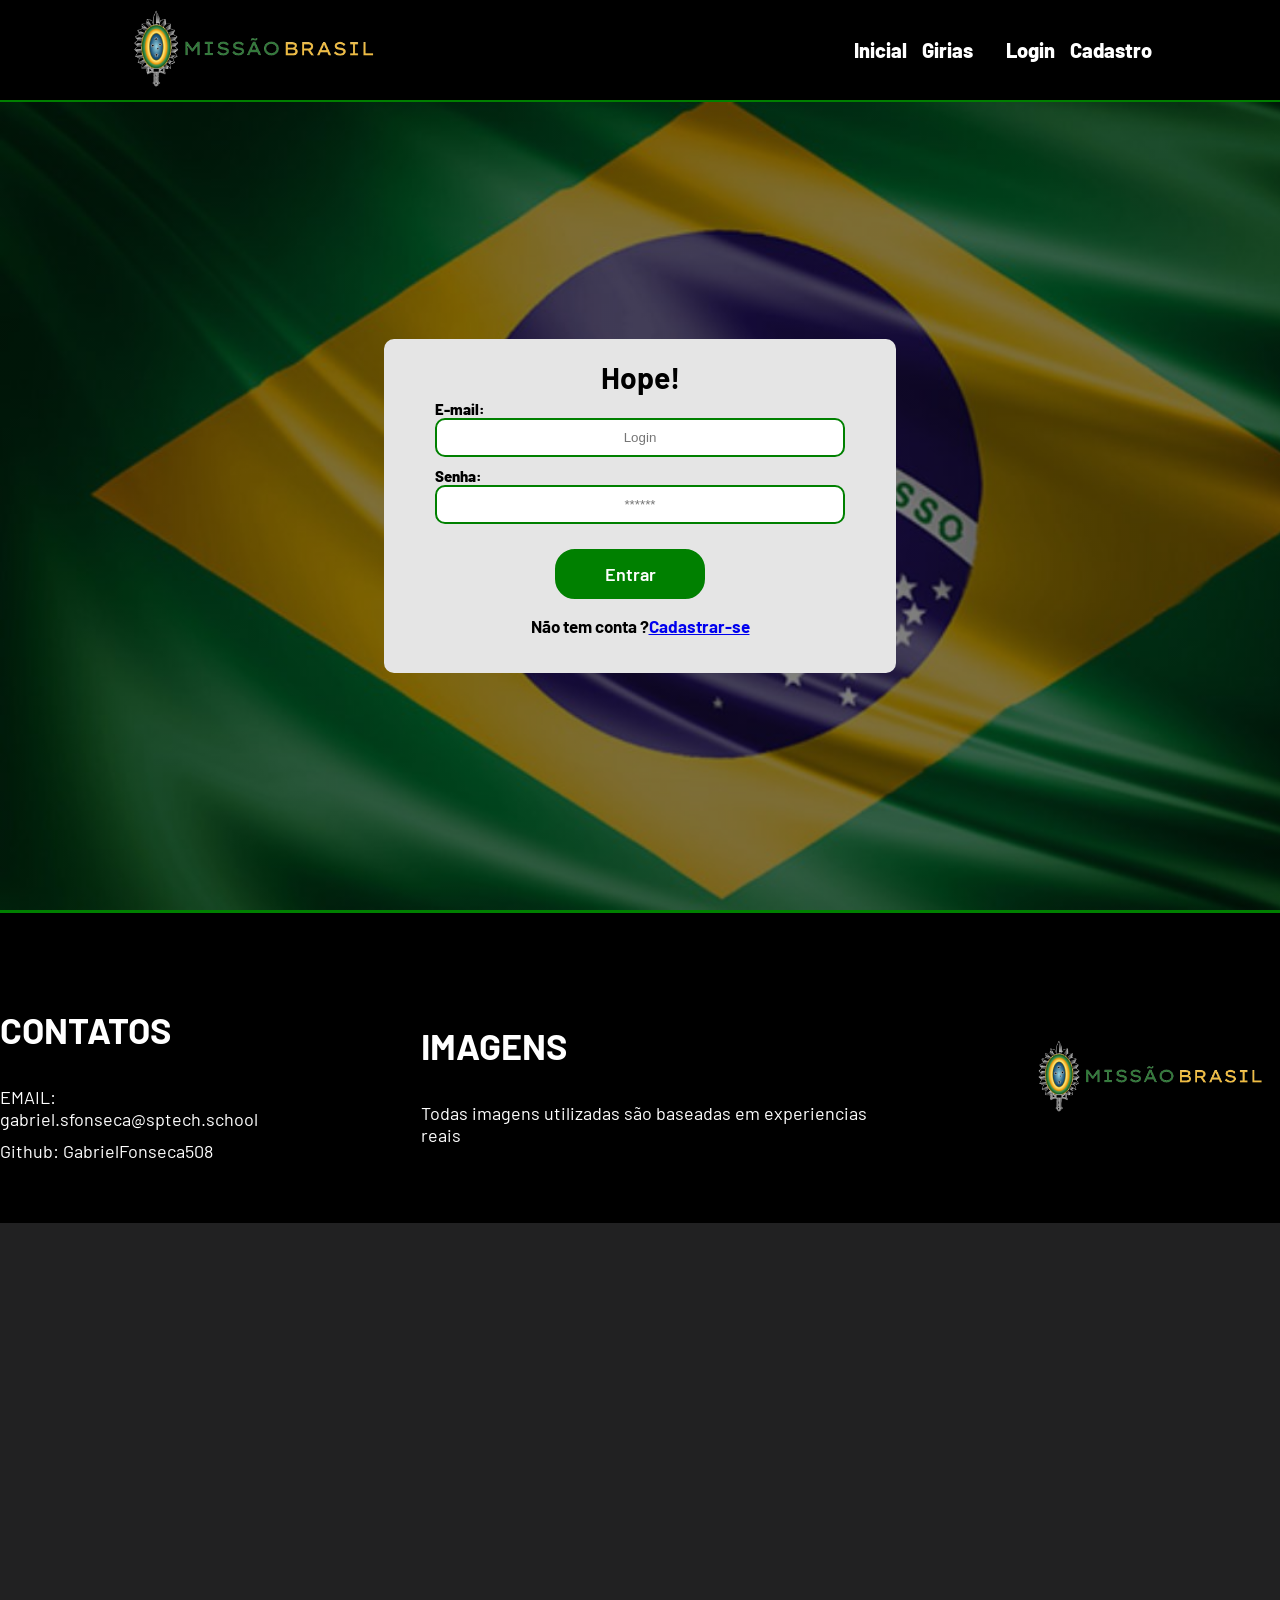
<file: public/dashboard/quiz.html>
<!DOCTYPE html>
<html lang="pt-br">

<head>
    <link rel="shortcut icon" href="../assets/icon/favicon2.ico" type="image/x-icon">
    <meta charset="UTF-8">
    <meta http-equiv="X-UA-Compatible" content="IE=edge">
    <meta name="viewport" content="width=device-width, initial-scale=1.0">
    <title>Missão Brasil</title>


    <link rel="stylesheet" href="./../css/estilo.css" />

    <script src="../js/sessao.js"></script>
   
    <link rel="preconnect" href="https://fonts.gstatic.com">
    <link
        href="https://fonts.googleapis.com/css2?family=Exo+2:ital,wght@0,100;0,200;0,300;0,400;0,500;0,600;0,700;0,800;0,900;1,100;1,200;1,300;1,400;1,500;1,600;1,700;1,800;1,900&display=swap"
        rel="stylesheet">
</head>

<body onload="validarSessao()">

    <div class="janela">

        <div class="header">
      <div class="container">
     <div class="logo-area">
        <span class="image">
    <img src="../assets/Images/Logo_MissaoBrasil.png">
  </span>
  <div class="hello">
       <h3>Olá, <span id="b_usuario">usuário</span> !   <span id="b_qm"></span></h3>
   </div>

  </div>
        <ul class="navbar">

            <li>
        <a href="qms.html">Qms</a>
      </li>


      <li>|</li>

           <li>
        <a href="dashboard.html">Dashboard</a>
      </li>


      <li>|</li>

      <li>
        <a href="#" onclick="limparSessao()">Sair</a>
      </li>
          
        </ul>
      </div>
    </div>

</head>



<div id="box_pergunta_quiz" class="container-intro-quiz">
    <div class="intro-quiz">
        <h1>Qual seu nível de conhecimento sobre o Exército Brasileiro</h1>

        <p> Responda este quiz para saber</p>   
        <button onclick="iniciarQuiz()">Começar</button>

    </div>
</div>



<div class="quiz" id="quiz">

    <h2>Responda as perguntas:</h2>



    <div class="pergunta">
        <div class="box-pergunta">
        <p>1. Qual é a função principal do Exército:</p>
        <input type="radio" name="q1" id="1q1" value="certo"><label for="1q1">Defesa do país</label><br>
        <input type="radio" name="q1" id="1q2" value="errado"><label for="1q2">Controle de internet</label><br>
        <input type="radio" name="q1" id="1q3" value="errado"><label for="1q3">Cortar grama</label> <br>
        <input type="radio" name="q1" id="1q4" value="errado"><label for="1q4">Pintar as ruas</label><br>
    </div>
    </div>

    <div class="pergunta">
        <div class="box-pergunta">
        <p>2. Qual é a idade em que o homem deve se alistar obrigatóriamente:</p>
        <input type="radio" name="q2" id="2q1" value="errado"><label for="2q1">17</label> <br>
        <input type="radio" name="q2" id="2q2" value="certo"><label for="2q2">18</label> <br>
        <input type="radio" name="q2" id="2q3" value="errado"><label for="2q3">19</label> <br>
        <input type="radio" name="q2" id="2q4" value="errado"><label for="2q4">Não precisa se alistar</label> <br>
    </div>
    </div>

    <div class="pergunta">
        <div class="box-pergunta">
        <p>3. Qual o posto de graduação mais baixo do Exército:</p>
        <input type="radio" name="q3" id="3q1" value="errado"><label for="3q1">Soldado do efetivo profissional</label> <br>
        <input type="radio" name="q3" id="3q2" value="errado"><label for="3q2">Cabo</label> <br>
        <input type="radio" name="q3" id="3q3" value="certo"><label for="3q3">Soldado do efetivo variável</label> <br>
        <input type="radio" name="q3" id="3q4" value="errado"><label for="3q4">aspirante</label>  <br>
</div>
    </div>

     <div class="pergunta">
        <div class="box-pergunta">
        <p>4. Além do Exercito quais são as outras duas maiores forças miltares que defendem o Brasil:</p>
        <input type="radio" name="q4" id="4q1" value="errado"><label for="4q1">Marinha e Polícia militar</label> <br>
        <input type="radio" name="q4" id="4q2" value="certo"><label for="4q2">Marinha e Força Aeréa</label> <br>
        <input type="radio" name="q4" id="4q3" value="errado"><label for="4q3">Policia militar e Policia civil</label> <br>
        <input type="radio" name="q4" id="4q4" value="errado"><label for="4q4">Força Aeréa e Policia civil</label> <br>
</div>
    </div>

    <div class="pergunta">
        <div class="box-pergunta">
        <p>5. Qual o fuzil mais utilizado no exército Brasileiro:</p>
        <input type="radio" name="q5" id="5q1" value="errado"><label for="5q1">IA2</label> <br>
        <input type="radio" name="q5" id="5q2" value="errado"><label for="5q2">Imbel</label> <br>
        <input type="radio" name="q5" id="5q3" value="certo"><label for="5q3">FAL762</label> <br>
        <input type="radio" name="q5" id="5q4" value="errado"><label for="5q4">Parafal</label> <br>
</div>
    </div>

    <div class="pergunta">
        <div class="box-pergunta">
        <p>6. Em que ano a 1ª mulher serviu ao Exército Brasileiro:</p>
        <input type="radio" name="q6" id="6q1" value="certo"><label for="6q1">1944</label> <br>
        <input type="radio" name="q6" id="6q2" value="errado"><label for="6q2">2026</label> <br>
        <input type="radio" name="q6" id="6q3" value="errado"><label for="6q3">1940</label> <br>
        <input type="radio" name="q6" id="6q4" value="errado"><label for="6q4">1948</label> <br>
</div>
    </div>

    <div class="pergunta">
        <div class="box-pergunta">
        <p>7. Em tempos de guerra, o General de Exército pode ser promovido a qual posto de graduação:</p>
        <input type="radio" name="q7" id="7q1" value="certo"><label for="7q1">Marechal</label> <br>
        <input type="radio" name="q7" id="7q2" value="errado"><label for="7q2">Coronel</label> <br>
        <input type="radio" name="q7" id="7q3" value="errado"><label for="7q3">Tenente</label> <br>
        <input type="radio" name="q7" id="7q4" value="errado"><label for="7q4">Tenente-coronel</label> <br>
</div>
    </div>

    <div class="pergunta">
        <div class="box-pergunta">
        <p>8. Qual característica é mais valorizada em situações operacionais:</p>
        <input type="radio" name="q8" id="8q1" value="errado"><label for="8q1">Velocidade</label> <br>
        <input type="radio" name="q8" id="8q2" value="errado"><label for="8q2">Força</label> <br>
        <input type="radio" name="q8" id="8q3" value="errado"><label for="8q3">Confiança</label><br>
        <input type="radio" name="q8" id="8q4" value="certo"><label for="8q4">Resistência, preparo físico e mental</label><br>
</div>
    </div>

    <div class="pergunta">
        <div class="box-pergunta">
        <p>9. O que significa TAF no Exército Brasileiro:</p>
        <input type="radio" name="q9" id="9q1" value="errado"><label for="9q1">Treinamento de Ação Física</label><br>
        <input type="radio" name="q9" id="9q2" value="errado"><label for="9q2">Treino Avançado de Força</label><br>
        <input type="radio" name="q9" id="9q3" value="errado"><label for="9q3">Técnica de Avaliação Funcional</label><br>
        <input type="radio" name="q9" id="9q4" value="certo"><label for="9q4">Teste de Aptidão Física</label><br>

</div>
    </div>

    <div class="pergunta">
        <div class="box-pergunta">
        <p>10. Qual o minimo de flexões na barra fixa um militar que tem entre 18 e 23 anos deve fazer para alcançar a nota ECO no TAF:</p>
        <input type="radio" name="q10" id="10q1" value="certo"><label for="10q1">12+</label> <br>
        <input type="radio" name="q10" id="10q2" value="errado"><label for="10q2">10</label> <br>
        <input type="radio" name="q10" id="10q3" value="errado"><label for="10q3">7</label> <br>
        <input type="radio" name="q10" id="10q4" value="errado"><label for="10q4">5</label> <br>
</div>
    </div>
    <div class="btn-quiz"><button class="botao" id="btn_iniciar"  onclick="corrigir()">Finalizar</button></div>
    

    <div class="resposta-quiz" id="div_mensagem"></div>
    <div class="resposta-quiz" id="div_mencento"></div>

    <div class="btn-quiz">
    <button class="botao" id="btn_refazer" onclick="refazerQuiz()" style="display:none;">
    Refazer quiz
</button><br>
  <button class="botao" id="btn_direcionardash" onclick="dashboard()" style="display:none;">Ir para a dashboard</button>
</div>

</div>

<script>

    if(sessionStorage.QMS_USUARIO){
    b_qm.innerHTML = sessionStorage.QMS_USUARIO;
}
else{
    b_qm.innerHTML = '';
}

    b_usuario.innerHTML = sessionStorage.NOME_USUARIO;

function iniciarQuiz() {
    document.getElementById("box_pergunta_quiz").style.display = "none";
    document.getElementById("quiz").style.display = "block";
}

let nota = 0;
let mensagem = ''
function corrigir() {
    let pontos = 0;

    

    for (let quest = 1; quest <= 10; quest++) {
        let opcoes = document.getElementsByName("q" + quest);
        let respondeu = false;

        for (let j = 0; j < opcoes.length; j++) {
            if (opcoes[j].checked) {
                respondeu = true;

                if (opcoes[j].value == "certo") {
                    pontos++;
                }
            }
        }

        if (!respondeu) {
            alert("Responda todas as perguntas!");
            return;
        }
    }
    nota = pontos;

    if(nota  < 2){
        mensagem = `Acertou ${nota} pontos, Mocorongo.<br>`
    }
    else if(nota < 4){
        mensagem = `Acertou ${nota} pontos, muito bisonho.<br>`
    }
    else if(nota < 6){
        mensagem = `Acertou ${nota} pontos,você ainda é colado.<br>`
    }else if(nota < 7){
        mensagem = `Acertou ${nota} pontos, já da pra pagar um embuste.<br>`
    }else if(nota < 8){
        mensagem = `Acertou ${nota} pontos, guerreiro safo.<br>`
    }else if(nota < 9 ){
        mensagem = `Acertou ${nota} pontos, guerreiro audaz.<br>`
    }else {
        mensagem = `Acertou ${nota} pontos, distinção do quiz.<br>`
    }

    let porcento = nota / 10 * 100
    div_mensagem.innerHTML =
        `<span style="color:gold;">${mensagem}</span><br>
        `;
        div_mencento.innerHTML = `<span style="color:gold;">Acertou ${porcento}% do quiz</span>`;
    
    inserirnotas();
    document.getElementById("btn_iniciar").style.display = "none";
}


    function inserirnotas() {
        var idUsuario = sessionStorage.ID_USUARIO;
        

        fetch(`/quizRoutes/inserir`, {
            method: "post",
            headers: {
                "Content-Type": "application/json"
            },
            body: JSON.stringify({nota: nota,
        idUsuario: idUsuario})
        }).then(function (resposta) {

            console.log("resposta: ", resposta);

            if (resposta.ok) {
                
                document.getElementById("btn_refazer").style.display = "block";
                document.getElementById("btn_direcionardash").style.display = "block";
                limparFormulario();
                finalizarAguardar();
            } else if (resposta.status == 404) {
                window.alert("Deu 404!");
            } else {
                throw ("Houve um erro ao tentar realizar o quiz! Código da resposta: " + resposta.status);
            }
        }).catch(function (resposta) {
            console.log(`#ERRO: ${resposta}`);
            finalizarAguardar();
        });

        return false;

    }

    function refazerQuiz() {

    for (let quest = 1; quest <= 10; quest++) {
        let opcoes = document.getElementsByName("q" + quest);

        for (let j = 0; j < opcoes.length; j++) {
            opcoes[j].checked = false;
        }
    }

   div_mensagem.innerHTML = '';

    nota = 0;

document.getElementById("btn_refazer").style.display = "none";
document.getElementById("btn_direcionardash").style.display = "none";

    window.scrollTo(0, 0);
    document.getElementById("btn_iniciar").style.display = "block";
}

function dashboard(){
    
window.location.href = "dashboard.html"
}

</script>




</html>
</file>
<file: public/css/estilo.css>
@import url('https://fonts.googleapis.com/css2?family=Barlow:ital,wght@0,100;0,200;0,300;0,400;0,500;0,600;0,700;0,800;0,900;1,100;1,200;1,300;1,400;1,500;1,600;1,700;1,800;1,900&display=swap');

body {
  margin: 0;
  padding: 0;
  font-family: 'Barlow', 'Segoe UI', 'Segoe UI', Tahoma, Geneva, Verdana, sans-serif;
  /* background-color: rgb(181, 189, 189); */
  background-color: #212122;
}
 .image img{
   height: 300px;
   width: auto;
   display: block;
}
.logo-area {
  display: flex;
  align-items: center;
  gap: 15px;
}
.image {
  margin-left: -35px;
  margin-bottom: -12px;
}

.hello {
  margin-top: -5px;
}
.hello {
  width: 100%;
  display: flex;
  justify-content: center;
}

.hello h3 {
  color: #e3b062;
  font-weight: 300;
  font-size: 1.2rem;
}

.hello h3 span {
  font-weight: 800;
}

:root {
  --tamanho-header: 80px;
  --tamanho-banner: calc(98vh - var(--tamanho-header) - var(--tamanho-footer) - 2px);
  --tamanho-simulador: calc(100vh - var(--tamanho-header) - var(--tamanho-footer) - 2px);
  --tamanho-login: calc(100vh - var(--tamanho-header) - var(--tamanho-footer) - 2px);
  --tamanho-footer: 10px;
}

.container {
  display: flex;
  width: 80%;
  margin: auto;
}

.header {
  height: 100px;
  background-color: black;
  border-bottom: 2px solid green;
}

.header .container {
  display: flex;
  justify-content: space-between;
  align-items: center;
  height: 100%;
}

.navbar {
  display: flex;
  list-style: none;
  gap: 15px;
  align-items: center;
}

.navbar li a {
  color: white;
  text-decoration: none;
  font-weight: 800;
  font-size: 20px;
}

.navbar li a:hover {
  color: green;
}
.agora {
  font-weight: 800;
  color: green;
}


.header h1 {
  margin: 0;
}

/* BANNER */

.banner {
  height: var(--tamanho-banner);
  color: white;
  background-image: linear-gradient(rgba(0,0,0,0.5), rgba(0,0,0,0.5)), url('../assets/Images/bandeiraBrasil.jpg');
  background-size: cover;
  border-bottom: solid 4px black;
}

.banner .container {
  justify-content: center;
  align-items: center;
  height: 100%;
  padding-right: 250px;
  
}

.banner .container p {
  width: 50%;
  margin: 0;
  padding-bottom: 160px;
  font-size: 40px;
}

.banner .container span {
  font-weight: 800;
}

/* MISSÃO VISÃO VALORES */

.social {
  background-color: gray;
  display: flex;
}
 
/* -- BOX DISCIPLINA  */
.box{
  display: flex;

}
.box img{
  margin: 30px;
  width: 50%;
  height: auto;
  border-radius: 30px;
box-shadow: 0px 0px 10px 6px rgba(255, 255, 255, 0.421);}
.box h1{
  color: gold;
 
  font-family: fantasy;
  letter-spacing: 3px;
  font-size: 45px;
  font-weight: 500;
  
  padding-top: 30px;
  padding-bottom: 40px;
}
.botao-home-jogar main{
  color: gold;
 
  font-family: fantasy;
  letter-spacing: 3px;
  font-size: 30px;
  font-weight: 500;
  
  padding-top: 30px;
  padding-bottom: 40px;
}
.botao-home-jogar{

  padding-left: 50px;
}
.botao-jogar{
padding-left: 43%;
padding-bottom: 50px;
padding-top: -50px;
}
.box p{
  font-weight: 500;
  font-size: 26px;
  font-family: 'Barlow', 'Segoe UI', 'Segoe UI', Tahoma, Geneva, Verdana, sans-serif;
  width: 90%;
  text-align: center;
  color: white;
  
}
.home-titulo{
  display: flex;
  flex-direction: column;
  align-items: center;
}


/* DIVISÕES */
.divisao {
  display: flex;
  align-items: center;
}

.linha {
  flex: 1;
  height: 2px;
  /* background: black; */
  background: white;
}

.divisao img {
  width: 300px;
  
}

/* FOOTER */
.footer_box {
    display: flex;
    justify-content: center;
    align-items: center;
   
    height: auto;
    background-color: black;
    border-top: 3px solid green;
}
.footer_content {
    display: flex;
    filter: initial;
    align-items: center;
    gap: 10vw;
  padding-top: 10px;
  color: white;
  font-size: 18px;
}


.footer_content h1 {
    margin-bottom: 25px;
}

.midias,
.servicosF,
.recebaNovidades {
    display: flex;
    flex-direction: column;
    gap: 10px;
}

.footer_contentbox h1 {
    font-size: 20px;
}

.recebaNovidades{
  width: 280px; 
  margin-top: 20px;
}
/* LOGIN */

.login {
  height: var(--tamanho-login);
  background-image: url('../assets/Images/bandeiraBrasil.jpg');
  background-size: cover;
  color: white;
  background-image: linear-gradient(rgba(0,0,0,0.5), rgba(0,0,0,0.5)), url('../assets/Images/bandeiraBrasil.jpg');
  
 
}

.login .container {
  justify-content: center;
  align-items: center;
  height: 100%;
}

.card {
  width: 50%;
  background-color: #e5e5e5;
  border-radius: 10px;
  display: flex;
  align-items: center;
  justify-content: space-evenly;
  color: rgb(0, 0, 0);
  flex-direction: column;
  height: fit-content;
  padding: 20px 0;
}

.card h2 {
  margin: 0;
  font-size: 30px;
}

.formulario {
  display: flex;
  height: 90%;
  width: 80%;
  justify-content: space-around;
  flex-direction: column;
}

.formulario span {
  font-size: 15px;
  font-weight: 800;
}

.formulario input {
  border: 2px solid green;
  text-align: center;
  border-radius: 10px;
  margin: 0;
}



.campo {
  display: flex;
  flex-direction: column;
  justify-content: start;
  padding: 5px 0;
}

.botao {
  cursor: pointer;
  font-family: "Barlow", sans-serif;
   border: 2px solid green;
  border-radius: 20px;
  font-weight: 600;
  font-size: 18px;
  color: #ffff;
  margin-right: 20px;

  background-color: green ;
  background-position: center -15px;
  font-size: 18px;
  width: 150px;
  height: 50px;
  align-self: center;
  margin-top: 20px;
}


.loading-div {
  width: 50px;
  display: none;
}

.loading-div img {
  height: 50px;
  width: 50px;
}

#div_erros_login {
  display: none
}

/* FORMULARIO */

.alerta_erro{
  display: flex;
  justify-content: flex-end;
}

.card_erro {
  display: none;
  background-color: #fff;
  color: black;
  width: 230px;
  position: fixed;
  border-radius: 4px;
  border: black 3px solid;
  padding: 10px;
  margin-right: 10%;
}

.card_erro #mensagem_erro{
  font-weight: 500;
  font-size: 20px;
}

.formulario .tipo_campo {
  font-size: 20px;
  font-weight: 600 !important;
}

.formulario {
  display: flex;
  flex-direction: column;
}

input {
  margin-bottom: 10px;
  border: 2px solid #32b9cd;
  padding: 10px;
  text-align: center;
  border-radius: 10px;
}


.loading-div {
  width: 50px;
  margin: auto;
  display: none;
}

.loading-div img {
  height: 50px;
  width: 50px;
}

/* Cadastro */
.cad-log{
 display: flex; 
 justify-content: center;
 font-size: 17px;
 font-weight: bold;
}



/* Girias */
.titulo p{
   
  padding-left: 10px;
  font-weight: 500;
  font-size: 22px;
  font-family: 'Barlow', 'Segoe UI', 'Segoe UI', Tahoma, Geneva, Verdana, sans-serif;
  

}
.titulo h1{
  display: flex;
  justify-content: center;
  margin-top: 30px;
  margin-bottom: 40px;
  font-size: 40px;
  color: gold;
}



.girias-boxes {
  display: flex;
  flex-wrap: wrap; 
  color: black;
  justify-content: center;
  flex-direction: column;
  overflow-X: scroll;
  width: 90%;
  height: 600px;
  border: solid black 4px;
  margin: auto;
  margin-bottom: 20px;
  border-radius: 15px;
  background-image: linear-gradient(rgba(0,0,0,0.5), rgba(0,0,0,0.5)), url('../assets/Images/bandeiraBrasil.jpg');
  background-size: cover;
  box-shadow: 0px 0px 10px 6px rgba(255, 255, 255, 0.421);

}

.girias-boxes .container {
  border: solid green 4px;
  border-radius: 23px;
  background-color: white;
  opacity: 0.7;
  width: 400px;
  height: 200px;
margin: 20px;

padding-bottom: 5px;

}

.texto-giria{
  display: flex;
  justify-content: center;
  flex-wrap: wrap;
  padding-left: 20px;
  padding-right: 20px;
  padding-bottom: 20px;
  font-size: 19px;
  
}
.texto-giria h2 {
  margin-bottom: 5px;
  font-weight: 800;
}

.texto-giria p {
  margin-bottom: 7px;
  font-weight: 600;
  
}
.texto-giria span{
font-weight: 600;
}


/* Expressao boxes */
.expressao-boxes {
    display: flex;
  flex-wrap: wrap; 
  color: black;
  justify-content: center;
  flex-direction: column;
  overflow-X: scroll;
  width: 90%;
  height: 600px;
  border: solid black 4px;
  margin: auto;
  
  border-radius: 15px;
  background-image: linear-gradient(rgba(0,0,0,0.5), rgba(0,0,0,0.5)), url('../assets/Images/bandeiraBrasil.jpg');
  background-size: cover;
  box-shadow: 0px 0px 10px 6px rgba(255, 255, 255, 0.421);

  
}
.expressao-boxes .container-expressao {
  border: solid green 4px;
  border-radius: 23px;
  background-color: white;
  opacity: 0.7;
  width: 500px;
  height: 240px;
margin: 15px;
padding-bottom: 5px;
}

.texto-expressao{
  display: flex;
  justify-content: center;
  align-items: center;
  flex-wrap: wrap;
  padding-left: 20px;
  padding-right: 20px;
  padding-bottom: 20px;
  font-size: 19px;
}
.texto-expressao h2 {
  margin-bottom: 5px;
  font-weight: 800;
}

.texto-expressao p {
  margin-bottom: 7px;
  font-weight: 600;
  
  
}


/* quiz */
.intro-quiz {
            color: white;
        background-color: black;
        padding: 30px;
        border-radius: 10px;
        max-width: 600px;
        margin: auto;
    }
    .intro-quiz h1{
        color: gold;
    }

    .quiz {
        display: none;
        max-width: 700px;
        margin: 30px auto;
        padding: 20px;
        text-align: left;
    }
    .quiz h2{
        color: white;
    }
    .btn-quiz{
      display: flex;
      justify-content: center;
    }
    .resposta-quiz{
      display: flex;
      justify-content: center;
      font-size: 19px;
      
    }

    .pergunta {
        margin-bottom: 20px;
        flex-direction: column;
        border: solid 2px green ;  
        border-radius: 20px;
          /* background-color: rgb(33, 33, 34); */
         color: white;
        background-color: black;
        /* #000080 */
    }
   

    .intro-quiz button {
        padding: 10px 20px;
        background: green;
        color: white;
        border: none;
        cursor: pointer;
        border-radius: 5px;
    }
    .box-pergunta{
        margin: 10px;
        font-size: larger;
        font-weight: 100;
    
    }

/* Dashboard */

.container-grafico{
  display: none;
  color: black;
  justify-content: center;
  width: 50%;
  height: auto;
  border: solid black 4px;
  margin: auto;
  margin-top: 20px;
  border-radius: 15px;
  background-color: rgb(186, 179, 179);
  box-shadow: 0px 0px 10px 6px rgba(255, 255, 255, 0.421);
}
.container-grafico-qms{
  display: flex;
  align-items: center;
  justify-content: center;
  width: 45%;
  height: 500px;
  border: solid 4px black;
  border-radius: 15px;
  background-color: rgb(186, 179, 179);
  box-shadow: 0px 0px 10px 6px rgba(255, 255, 255, 0.421);
  margin: 20px auto;
  padding: 20px;

}

.barrasG{
  margin-bottom: 20px;
  margin-top: 20px;
  margin-right: 20px;
}
.topo-dash{
  color: gold;
  padding-top: 20px;
  padding-left: 10%;
  padding-bottom: 30px;
}
.topo-dash h1 {
  display: flex;
  margin-bottom: 5px;
  font-weight: 800;
  justify-content: center;
  padding-right: 110px;
}

.topo-dash h2 {
  display: flex;
  
  padding-left:10% ;
  margin-bottom: 14px;
  font-weight: 600;
  
}
.titulo-dash{
  color: gold;
  display: flex ;
  justify-content: center;
  
}

 .topo-dash select {
  width: 250px;
  padding: 12px;
  margin-left:7% ;
  border: 2px solid green;
  border-radius: 12px;
  background-color: rgba(0,0,0,0.8);
  color: white;
  font-size: 16px;
  font-weight: 600;
  cursor: pointer;
}

.topo-dash select:focus {
  outline: none;
  border-color: yellow;
}
.topo-dash button {
  width: 120px;
  height: 40px;
  margin-left: 5px;
  border: 2px solid green;
  border-radius: 20px;
  background-color: green;
  color: white;
  font-size: 13px;
  font-weight: 600;
  cursor: pointer;
}

/* QMS */
.qms-titulo h1{
  display: flex;
justify-content: center;
font-size: 40px;
color: gold;
font-weight: bold;
}

.qms-informativos{
  display: flex;
  flex-wrap: wrap;
  justify-content: center;
  border: solid 2px green;
  border-radius: 20px;
  background-image: url(../assets/Images/fundoQMS.png);
  color: white;
  width: 90%;
  font-size: 24px;
  margin: 78px;
  padding: 20px;


}


.qms-container{
  justify-content: center;
  border: solid 2px green;
  border-radius: 20px;
  padding: 30px;
  align-items: center;
  margin: 150px;
  background-image: url(../assets/Images/fundoQMS.png);
  width: 80%;
  height: 850px;
}

.qms-exib{
   display: flex;
  flex-direction: column;
  justify-content: center;
  align-items: center;
  margin: 60px auto;
  border: solid 2px green;
  border-radius: 20px;
  background-image: url(../assets/Images/fundoQMS.png);
  width: 60%;
  height: auto;
  color: white;
  font-size: 20px;
  padding: 30px;
}

button {
    padding: 0;
    margin: 0;
    border: none;
    background: transparent;
    cursor: pointer;
}

.qms-botoes{
  display: flex;
  flex-wrap: wrap;
  justify-content: space-evenly;
}
.qms-botoes img {
    display: block;
    width: 350px;
    height: 250px;
    object-fit: contain;
    transition: 0.3s;
    pointer-events: none;
}
.escolhaqm h2{
  color: white;
  font-size: 30px;
  display: flex;
  justify-content: center;
  padding-bottom: 30px;

}
.qms-exib button{
 width: 150px;
 height: 50px;
 font-size: 22px;
 padding: 10px 20px;
 background: green;
 color: white;
 border: none;
 cursor: pointer;
 border-radius: 8px;
 margin-bottom:12px;
 
  
}
.kpis{
  display: flex ;
  justify-content: space-evenly;
}

/* KPIS DASHBOARD */
.kpis .container{
  border: solid green 4px;
  border-radius: 23px;
  background-color: white;
  opacity: 0.7;
  width: 300px;
  height: 200px;
margin-top: 20px;
margin-left: 20px;
margin-right: 20px;
padding-bottom: 5px;
display: flex;
align-items: center;
justify-content: center;
}

.texto-giria-kpi{
  display: flex;
  flex-direction: column;
  justify-content: space-around;
  align-items: center;
  flex-wrap: wrap;
  padding-left: 20px;
  padding-right: 20px;
  font-size: 19px;
  
}

.texto-giria-kpi div{
  display: flex;
  justify-content: space-around;
  align-items: center;
  font-size: 30px;
  font-weight: bolder;
  color: green;
  margin: 20px;
}

.texto-giria-kpi h2 {
  text-align: center;
}
</file>
